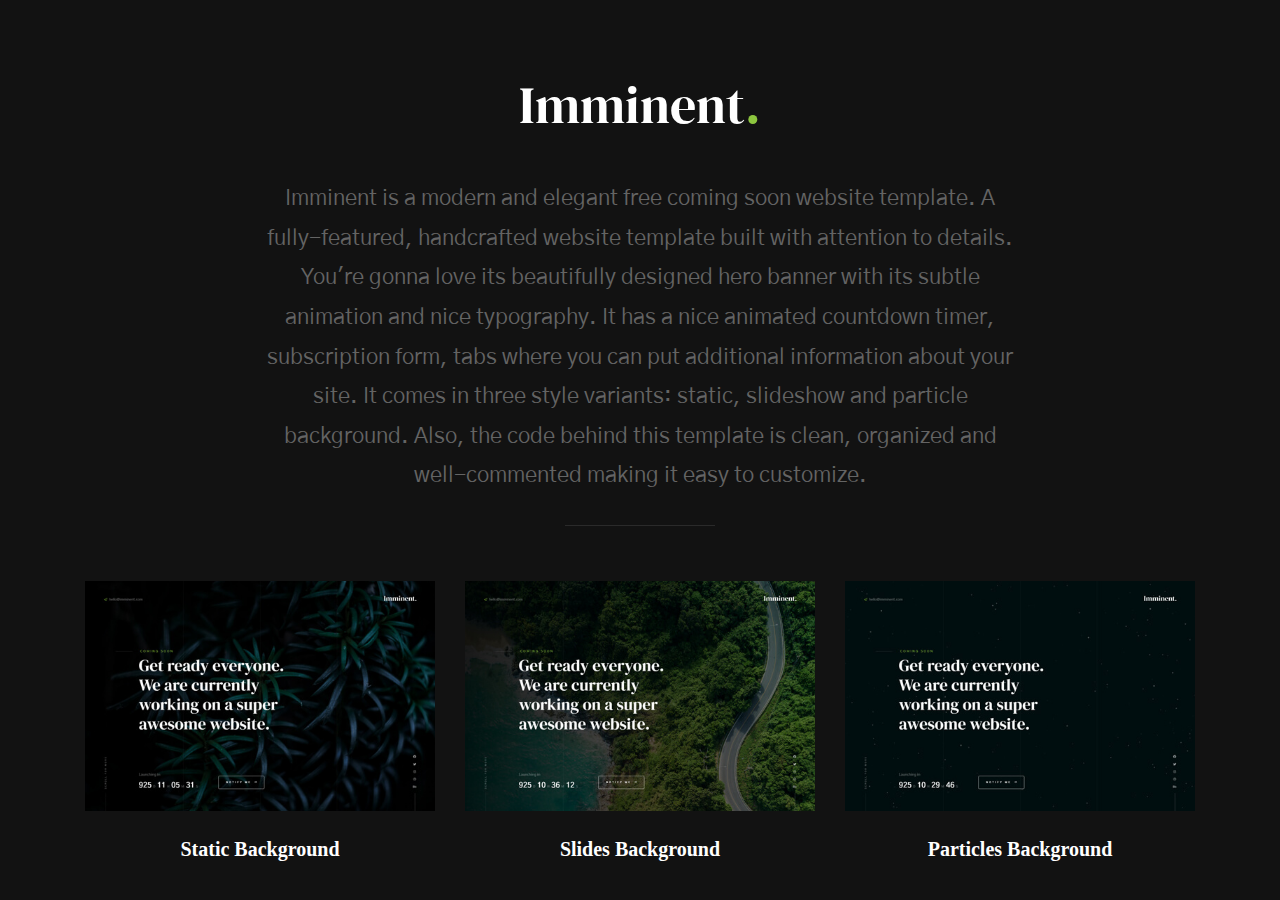
<file: html/index.html>
<!DOCTYPE html>
<html lang="en">

<head>
    <meta charset="UTF-8">
    <meta name="viewport" content="width=device-width, initial-scale=1.0">
    <title>Imminent - Demo</title>
    <link rel="stylesheet" href="https://use.fontawesome.com/releases/v5.7.2/css/all.css"
        integrity="sha384-fnmOCqbTlWIlj8LyTjo7mOUStjsKC4pOpQbqyi7RrhN7udi9RwhKkMHpvLbHG9Sr" crossorigin="anonymous" />
    <link rel="stylesheet" href="../css/index.css">
</head>

<body>
    <header>
        <div class="row">
            <div class="column">
                <h1>Imminent<span>.</span></h1>
                <p class="lead">
                    Imminent is a modern and elegant free coming soon website template. A fully-featured,
                    handcrafted
                    website template built with attention to details. You're gonna love its beautifully designed
                    hero
                    banner with its subtle animation and nice typography. It has a nice animated countdown
                    timer,
                    subscription form, tabs where you can put additional information about your site. It comes in
                    three
                    style variants: static, slideshow and particle background. Also, the code behind this template
                    is
                    clean, organized and well-commented making it easy to customize.
                </p>
                <!-- 밑에 ㅡ 이거 css로 after사용해서 만들것 -->
            </div>
        </div>
    </header>

    <main>
        <div class="bloack-tab-full">
            <div class="column-entry">
                <a href="../html/static.html">
                    <img src="../images/demo/imminent-static.jpg" alt="" style="width: 350px; height: 230px;">
                </a>
                <i class="fas fa-ellipsis-h"></i>
                <div class="entry__title">
                    <h3>Static Background</h3>
                </div>
            </div>


            <div class="column-entry">
                <a href="../html/slides.html" title="slideshow background">
                    <img src="../images/demo/imminent-slides.jpg" alt="" style="width: 350px; height: 230px;">
                </a>
                <i class="fas fa-ellipsis-h"></i>
                <div class=" entry__title">
                    <h3>Slides Background</h3>
                </div>
            </div>

            <div class="column-entry">
                <a href="../html/particles.html" title="paricles background">
                    <img src="../images/demo/imminent-particles.jpg" alt="" style="width: 350px; height: 230px;">
                </a>
                <i class="fas fa-ellipsis-h"></i>
                <div class=" entry__title">
                    <h3>Particles Background</h3>
                </div>
            </div>
        </div>
    </main>
</body>

</html>
</file>
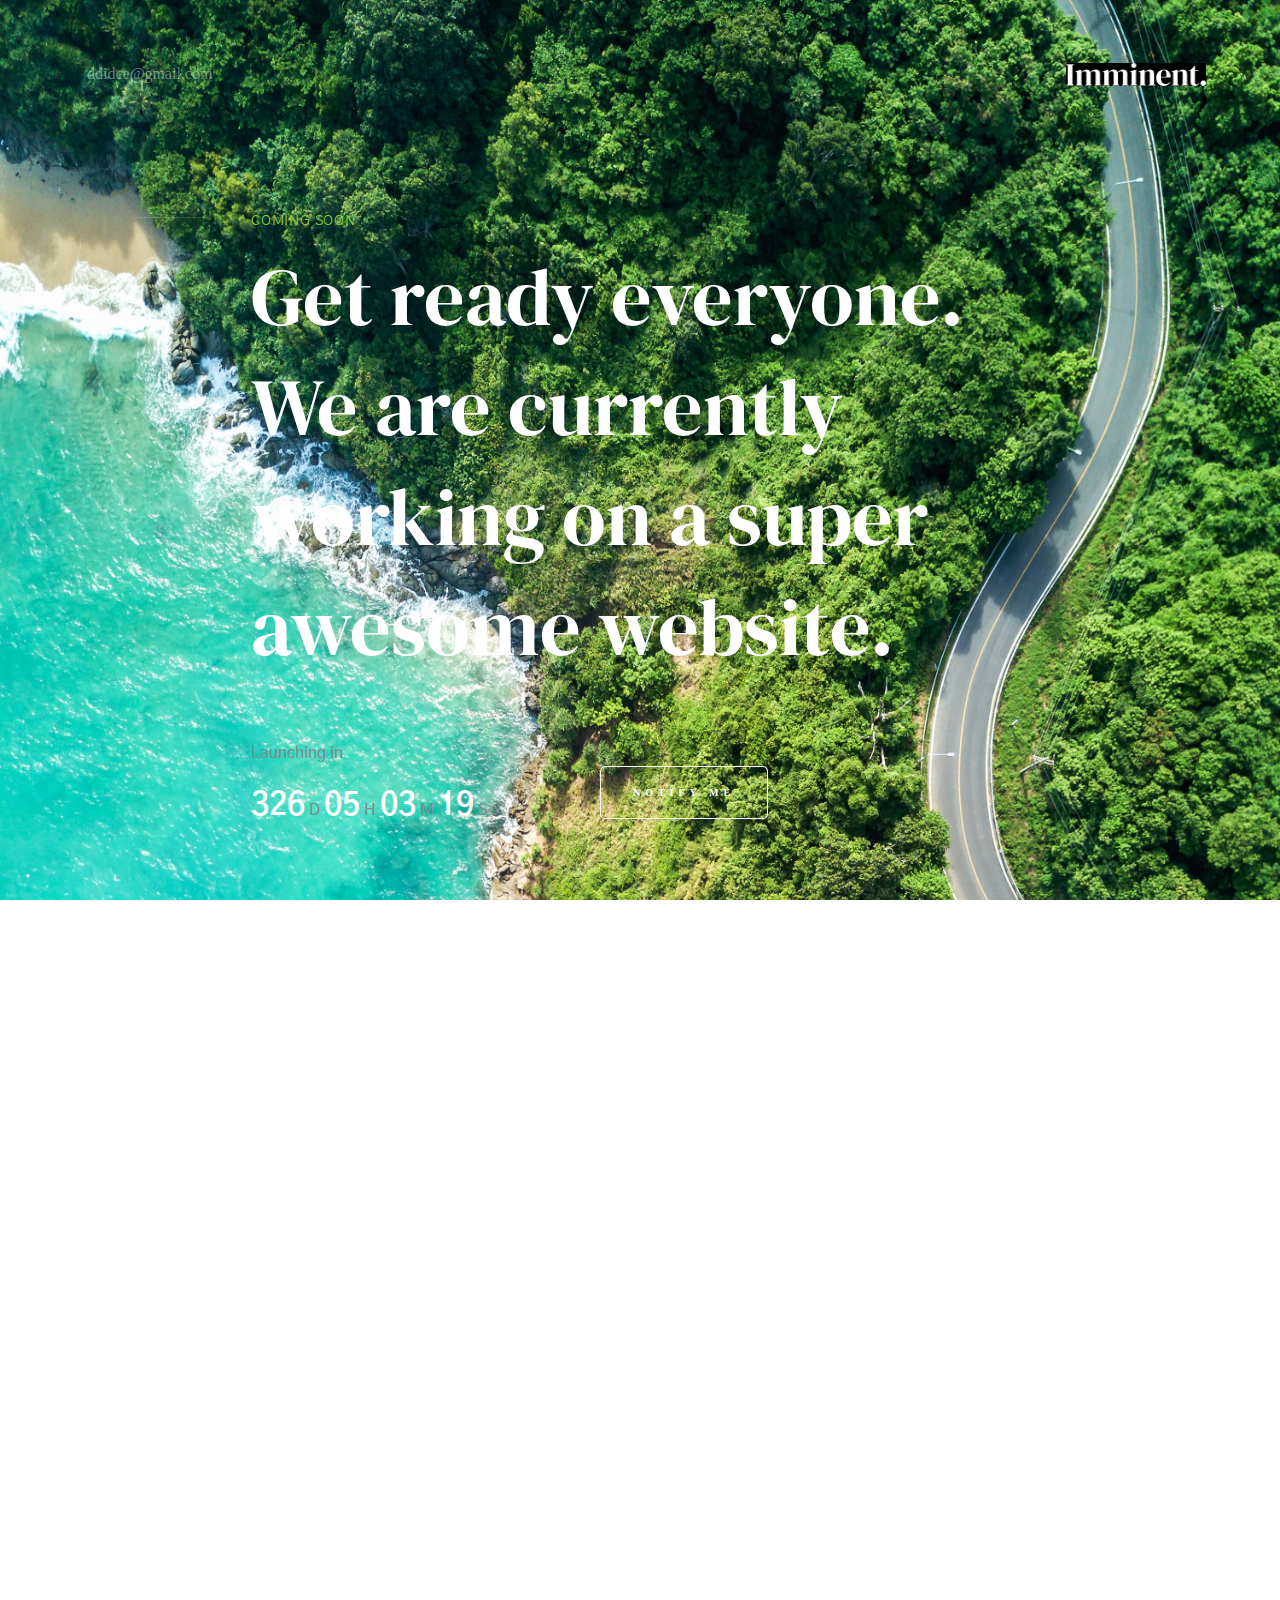
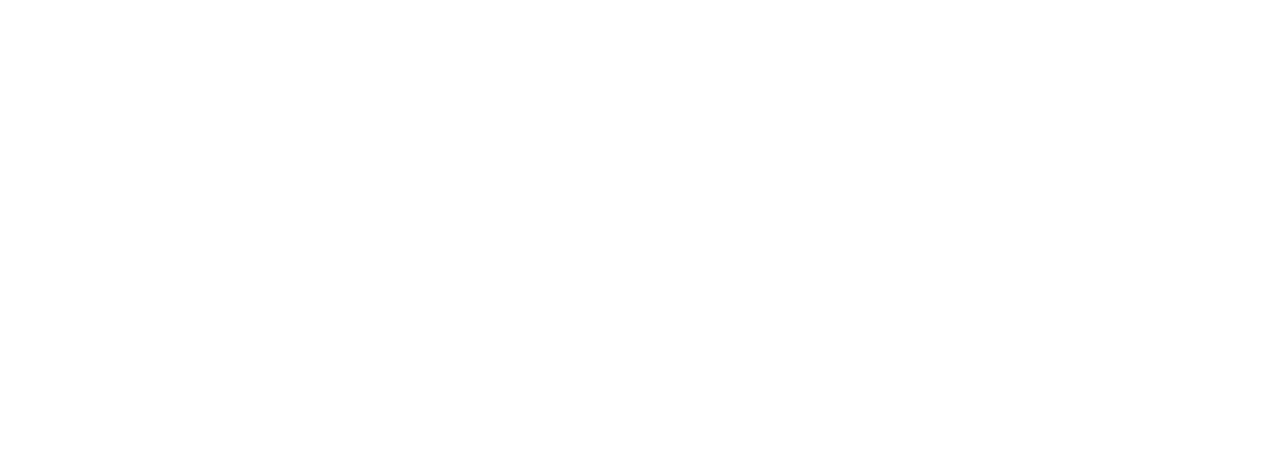
<file: html/particles.html>
<!DOCTYPE html>
<html lang="en">

<head>
    <meta charset="UTF-8">
    <meta name="viewport" content="width=device-width, initial-scale=1.0">
    <title>Imminent - Static</title>
    <link rel="stylesheet" href="https://use.fontawesome.com/releases/v5.7.2/css/all.css"
        integrity="sha384-fnmOCqbTlWIlj8LyTjo7mOUStjsKC4pOpQbqyi7RrhN7udi9RwhKkMHpvLbHG9Sr" crossorigin="anonymous" />
    <link href="https://fonts.googleapis.com/css?family=DM+Serif+Display|Gothic+A1:400,500&display=swap"
        rel="stylesheet">
    <link rel="stylesheet" href="../css/particles.css">
    <link rel="stylesheet" href="../css/tabMenu.css">
</head>


<body>
    <header class="s-header">
        <div class="header-logo">
            <a href="index.html">
                <img src="../images/logo.png" alt="" style="background-color: black">
            </a>
            <div class="header-email">
                <div>
                    <i class="far fa-paper-plane"></i>
                </div>
                <span>ddidce@gmail.com
                    <div></div>
                </span>
            </div>
        </div>
    </header>

    <main>
        <section class="intro-static">
            <div class="intro-content">
                <div class="column">
                    <div class="row intro-content__text">
                        <h3>COMING SOON</h3>
                        <h1>Get ready everyone. <br>
                            We are currently <br>
                            working on a super <br>
                            awesome website.</h1>
                    </div>

                    <div class="intro-content-bottom">
                        <div class="intro-content__counter-wrap">
                            <h4>Launching in</h4>
                            <div class="counter">
                                <div class="counter__time days">
                                    <span class="time">326</span>
                                    <span class="time_eng">D</span>
                                </div>
                                <div class="counter__time hours">
                                    <span class="time">05</span>
                                    <span class="time_eng">H</span>
                                </div>
                                <div class="counter__time minutes">
                                    <span class="time">03</span>
                                    <span class="time_eng">M</span>
                                </div>
                                <div class="counter__time seconds">
                                    <span class="time">19</span>
                                    <span class="time_eng">S</span>
                                </div>
                            </div>
                        </div>
                        <div class="intro-content__notify">
                            <a class="btn--stroke slide">
                                NOTIFY ME
                                <i class="fas fa-arrow-right"></i>
                            </a>
                        </div>
                    </div>
                </div>
            </div>
        </section>


        <section class="second_content">
            <article class="second_article" style="background-image: url(../images/bg-info.jpg);">
                <section class="s-info">
                    <div class="info-content">
                        <div class="column">
                            <div class="tab-btn">

                                <input id="tab1" type="radio" name="tabs" checked>
                                <label for="tab1">About</label>

                                <input id="tab2" type="radio" name="tabs">
                                <label for="tab2" style="margin-left: -4px;">Services</label>

                                <input id="tab3" type="radio" name="tabs">
                                <label for="tab3">Contact</label>


                                <div class="bottom_content">
                                    <section id="content1" class="tab-menu">
                                        <div class="tab-content">
                                            <div id="tab-about" class="tab-content__item">
                                                <div class="tab-content__item-header">
                                                    <div class="coulumn">
                                                        <h1>
                                                            Hello. We are Imminent.
                                                        </h1>
                                                    </div>
                                                </div>

                                                <div class="row">
                                                    <div class="column">
                                                        <p class="lead">
                                                            Quidem molestiae natus ipsa ut nihil molestiae numquam
                                                            tenetur.
                                                            Ipsum
                                                            quia
                                                            sit
                                                            vitae ipsam et temporibus est. Consequatur recusandae aut
                                                            aut.
                                                            Aut
                                                            esse
                                                            sed
                                                            sint. Sit ipsa velit possimus est. Atque doloribus dicta sit
                                                            beatae
                                                            necessitatibus.
                                                        </p>
                                                        <p>
                                                            Tempora debitis perspiciatis eum. Repudiandae et aperiam
                                                            quos
                                                            exercitationem
                                                            enim voluptatem quam sequi temporibus. Ratione quis nihil
                                                            voluptatem
                                                            placeat
                                                            nemo. Quibusdam delectus magni quas et architecto etrepellat
                                                            a
                                                            nam.
                                                            Quasi
                                                            et
                                                            voluptates libero sed vel quos in nisi. Error et quis.
                                                            Impedit
                                                            autem
                                                            porro
                                                            facilis. Aut voluptate asperiores nostrum eveniet magnam et
                                                            consequatur
                                                            ab
                                                            accusamus. Consequatur quod ut omnis eum dicta mollitia
                                                            dignissimos.
                                                        </p>

                                                        <div class="row-content">
                                                            <div class="row-detail">
                                                                <h4>More About Us.</h4>
                                                                <p>
                                                                    Sed consequatur quia delectus praesentium. Ut unde
                                                                    velit
                                                                    maiores
                                                                    aut
                                                                    sint quia molestiae accusamus. Nihil et quidem qui
                                                                    natus
                                                                    ut
                                                                    et.
                                                                    Autem
                                                                    error architecto. Pariatur ex repellendus. Occaecati
                                                                    voluptatibus
                                                                    dolorem magni molestiae dolore voluptas occaecati
                                                                    asperiores
                                                                    nemo.
                                                                    Estfugiat fuga nesciunt ducimus quaerat et placeat
                                                                    natus.
                                                                </p>
                                                            </div>

                                                            <div class="row-detail">
                                                                <h4>Need Web Hosting</h4>
                                                                <p>
                                                                    Need a great reliable web hosting? We highly
                                                                    recommend
                                                                    <span class="text">DreamHost</span>.
                                                                    Powerful web and Wordpress hosting. Guaranteed.
                                                                    Starting
                                                                    at
                                                                    $2.95
                                                                    per
                                                                    month.
                                                                </p>

                                                                <a class="btn__click">
                                                                    <p class="btn-content">GET STARTED NOW</p>
                                                                </a>

                                                            </div>
                                                        </div>
                                                    </div>
                                                </div>
                                            </div>
                                        </div>
                                        <footer>
                                            <div class="s-copyright">
                                                <span>© Copyright Imminent 2019</span>
                                                <span>Design by
                                                    <a href="https://www.styleshout.com/">StyleShout</a>
                                                </span>
                                            </div>
                                        </footer>
                                    </section>

                                    <!-- tab-service -->
                                    <section id="content2" class="tab-menu">
                                        <div id="tab-service" class="tab-content__item">
                                            <div class="tab-content__item-header">
                                                <div class="coulumn">
                                                    <h1>
                                                        What we do.
                                                    </h1>
                                                </div>
                                            </div>

                                            <div class="row">
                                                <div class="column">
                                                    <p class="lead">
                                                        Iusto et nesciunt eum enim. Eius aut reprehenderit reprehenderit
                                                        quia at
                                                        architecto. Nemo autem officiis occaecati sit ratione aspernatur
                                                        quo
                                                        qui.
                                                        Blanditiis autem doloribus similique doloremque sequi.
                                                    </p>
                                                </div>
                                            </div>

                                            <div class="serivces-list">
                                                <div class="services-list__item">
                                                    <div class="service-list__item-content">
                                                        <h4 class="item-title">
                                                            Brand Identity
                                                        </h4>
                                                        <p>
                                                            Sit ut cum molestiae. Dolore ducimus qui quasi. Fugiat
                                                            consequatur
                                                            sit
                                                            vel
                                                            illum vel et a delectus. Vel sequi vitae voluptatem
                                                            perspiciatis
                                                            eligendi.
                                                            Voluptatibus optio natus asperiores est commodi amet quia
                                                            architecto.
                                                            Dolores necessitatibus et.
                                                        </p>
                                                    </div>
                                                </div>
                                            </div>

                                            <div class="serivces-list">
                                                <div class="services-list__item">
                                                    <div class="service-list__item-content">
                                                        <h4 class="item-title">
                                                            Illustration
                                                        </h4>
                                                        <p>
                                                            Sit ut cum molestiae. Dolore ducimus qui quasi. Fugiat
                                                            consequatur
                                                            sit
                                                            vel
                                                            illum vel et a delectus. Vel sequi vitae voluptatem
                                                            perspiciatis
                                                            eligendi.
                                                            Voluptatibus optio natus asperiores est commodi amet quia
                                                            architecto.
                                                            Dolores necessitatibus et.
                                                        </p>
                                                    </div>
                                                </div>
                                            </div>

                                            <div class="serivces-list">
                                                <div class="services-list__item">
                                                    <div class="service-list__item-content">
                                                        <h4 class="item-title">
                                                            Web Design
                                                        </h4>
                                                        <p>
                                                            Sit ut cum molestiae. Dolore ducimus qui quasi. Fugiat
                                                            consequatur sit vel
                                                            illum vel et a delectus. Vel sequi vitae voluptatem
                                                            perspiciatis
                                                            eligendi.
                                                            Voluptatibus optio natus asperiores est commodi amet quia
                                                            architecto.
                                                            Dolores necessitatibus et.
                                                        </p>
                                                    </div>
                                                </div>
                                            </div>

                                            <div class="serivces-list">
                                                <div class="services-list__item">
                                                    <div class="service-list__item-content">
                                                        <h4 class="item-title">
                                                            Product Strategy
                                                        </h4>
                                                        <p>
                                                            Sit ut cum molestiae. Dolore ducimus qui quasi. Fugiat
                                                            consequatur
                                                            sit
                                                            vel
                                                            illum vel et a delectus. Vel sequi vitae voluptatem
                                                            perspiciatis
                                                            eligendi.
                                                            Voluptatibus optio natus asperiores est commodi amet quia
                                                            architecto.
                                                            Dolores necessitatibus et.
                                                        </p>
                                                    </div>
                                                </div>
                                            </div>

                                            <div class="serivces-list">
                                                <div class="services-list__item">
                                                    <div class="service-list__item-content">
                                                        <h4 class="item-title">
                                                            UI/UX Design
                                                        </h4>
                                                        <p>
                                                            Sit ut cum molestiae. Dolore ducimus qui quasi. Fugiat
                                                            consequatur
                                                            sit
                                                            vel
                                                            illum vel et a delectus. Vel sequi vitae voluptatem
                                                            perspiciatis
                                                            eligendi.
                                                            Voluptatibus optio natus asperiores est commodi amet quia
                                                            architecto.
                                                            Dolores necessitatibus et.
                                                        </p>
                                                    </div>
                                                </div>
                                            </div>

                                            <div class="serivces-list">
                                                <div class="services-list__item">
                                                    <div class="service-list__item-content">
                                                        <h4 class="item-title">
                                                            Mobile Design
                                                        </h4>
                                                        <p>
                                                            Sit ut cum molestiae. Dolore ducimus qui quasi. Fugiat
                                                            consequatur
                                                            sit
                                                            vel
                                                            illum vel et a delectus. Vel sequi vitae voluptatem
                                                            perspiciatis
                                                            eligendi.
                                                            Voluptatibus optio natus asperiores est commodi amet quia
                                                            architecto.
                                                            Dolores necessitatibus et.
                                                        </p>
                                                    </div>
                                                </div>
                                            </div>
                                        </div>
                                        <footer>
                                            <div class="s-copyright">
                                                <span>© Copyright Imminent 2019</span>
                                                <span>Design by
                                                    <a href="https://www.styleshout.com/">StyleShout</a>
                                                </span>
                                            </div>
                                        </footer>
                                    </section>

                                    <!-- tab-contact -->
                                    <section id="content3" class="tab-menu">
                                        <div id="tab-contact" class="tab-content__item">
                                            <div class="tab-content__item-header">
                                                <div class="coulumn">
                                                    <h1>
                                                        Get In Touch With Us.
                                                    </h1>
                                                </div>
                                            </div>

                                            <div class="row">
                                                <div class="column">
                                                    <p class="lead">
                                                        Iusto et nesciunt eum enim. Eius aut reprehenderit reprehenderit
                                                        quia at
                                                        architecto. Nemo autem officiis occaecati sit ratione aspernatur
                                                        quo
                                                        qui.
                                                        Blanditiis autem doloribus similique doloremque sequi.
                                                    </p>
                                                    <div class="row">
                                                        <div class="latge-six">
                                                            <h4>
                                                                Where to Find Us
                                                            </h4>
                                                            <p>
                                                                1600 Amphitheatre Parkway <br>
                                                                Mountain View, CA <br>
                                                                94043 US<br>
                                                            </p>
                                                        </div>
                                                        <div class="latge-six">
                                                            <h4>Follow Us</h4>
                                                            <ul class="link-list">
                                                                <li>
                                                                    <a href="#0">Facebook</a>
                                                                </li>
                                                                <li>
                                                                    <a href="#0">Twitter</a>
                                                                </li>
                                                                <li>
                                                                    <a href="#0">Instagram</a>
                                                                </li>
                                                            </ul>
                                                        </div>
                                                    </div>
                                                    <p class="tab-content__item-bottom">
                                                        <a href="">ddidce@gmail.com</a>
                                                    </p>
                                                    <span class="contact-number">
                                                        <a>+010 1234 5678</a>
                                                        <a>+010 9876 4321</a>
                                                    </span>
                                                </div>
                                            </div>
                                            <footer>
                                                <div class="s-copyright">
                                                    <span>© Copyright Imminent 2019</span>
                                                    <span>Design by
                                                        <a href="https://www.styleshout.com/">StyleShout</a>
                                                    </span>
                                                </div>
                                            </footer>
                                    </section>
                                </div>
                            </div>
                        </div>

                    </div>
                </section>
            </article>
        </section>
    </main>
</body>

</html>
</file>
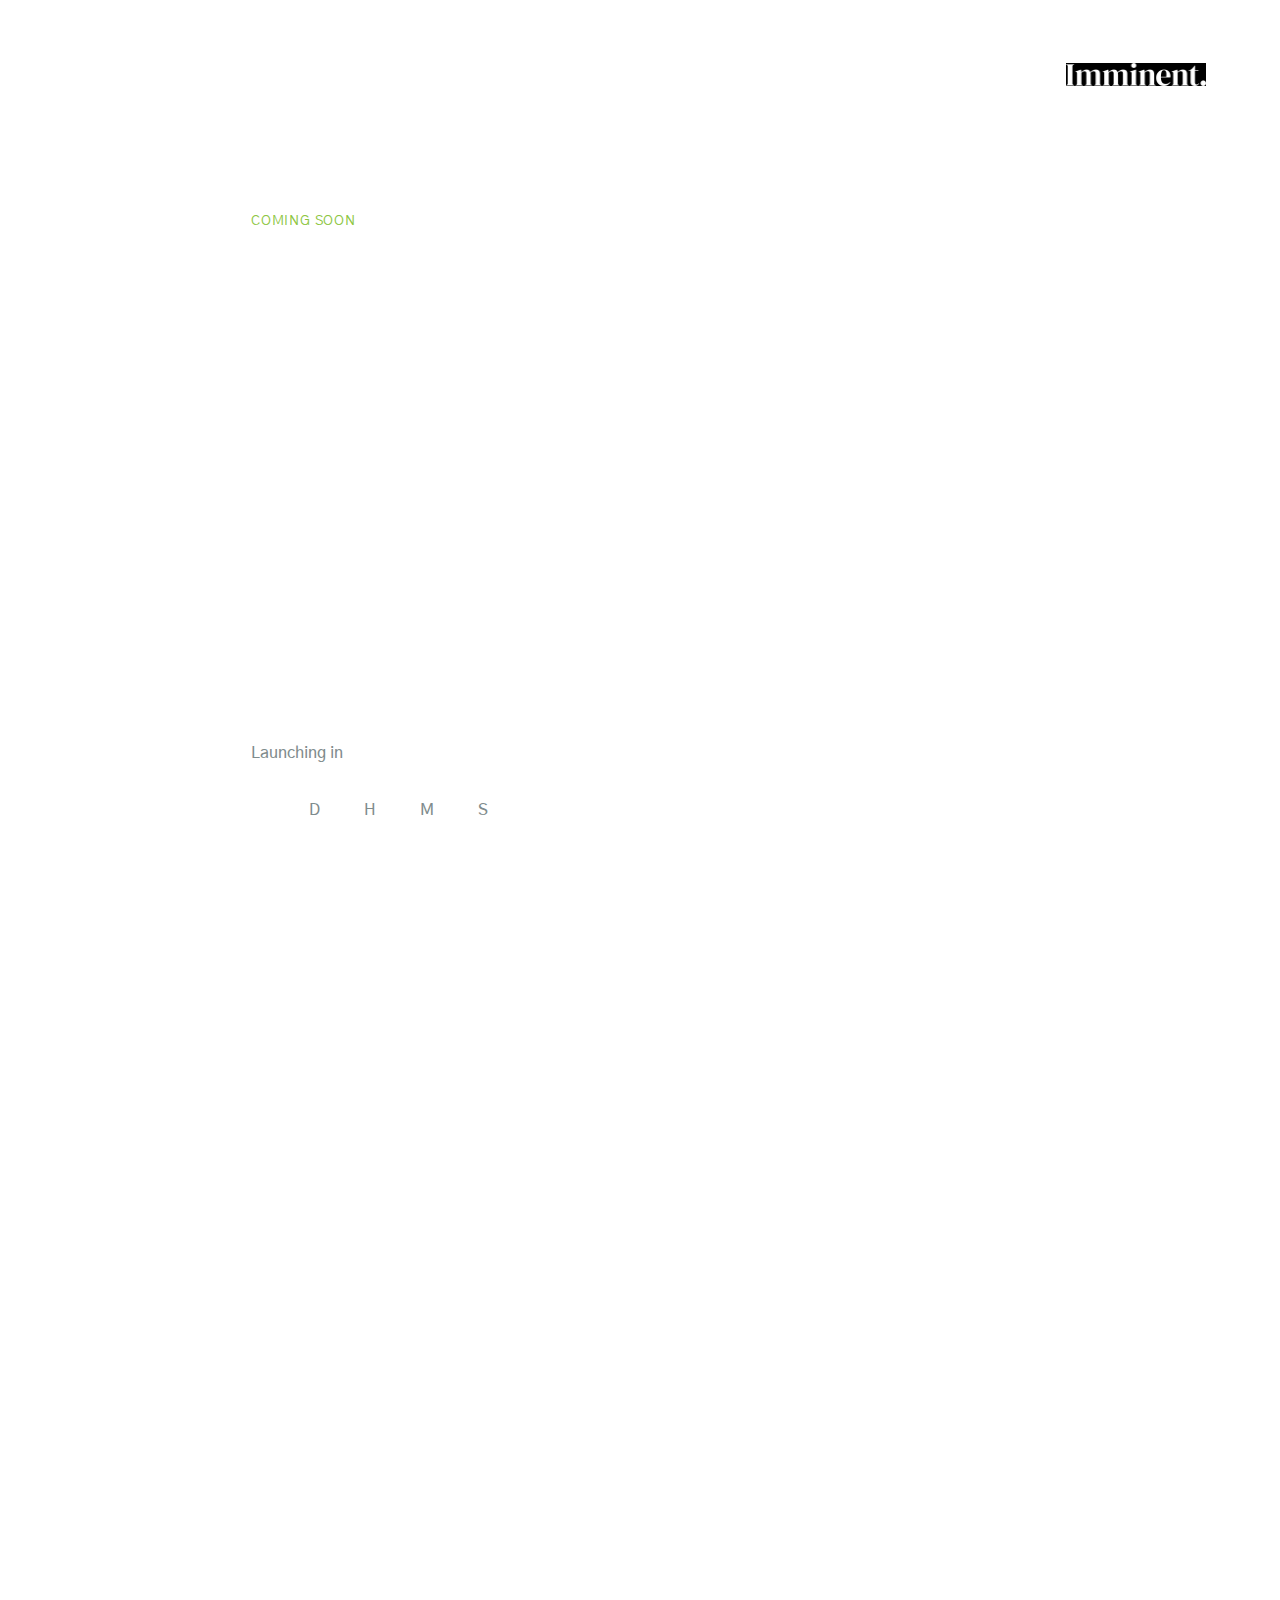
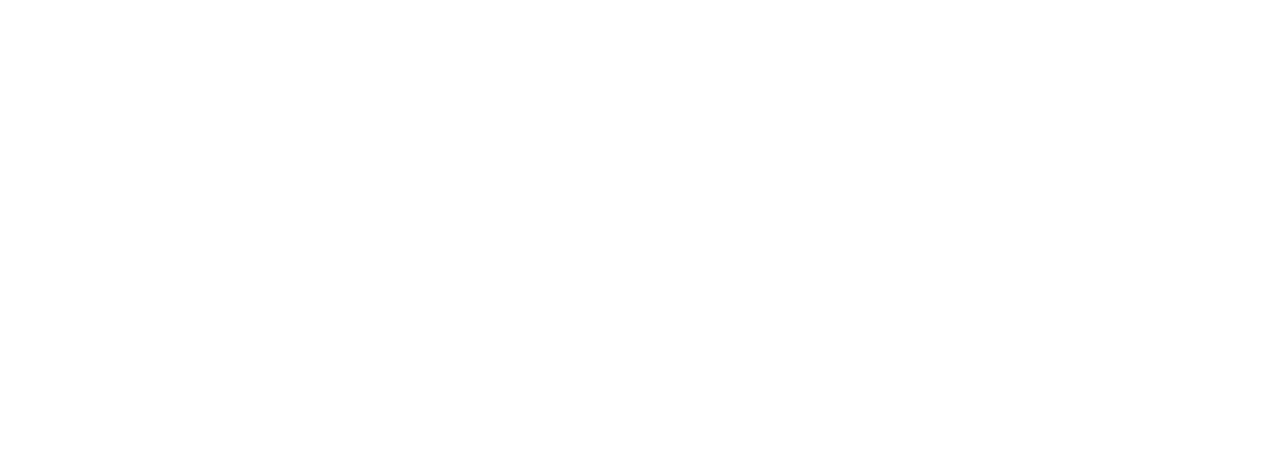
<file: html/slides.html>
<!DOCTYPE html>
<html lang="en">

<head>
    <meta charset="UTF-8">
    <meta name="viewport" content="width=device-width, initial-scale=1.0">
    <title>Imminent - Static</title>
    <link rel="stylesheet" href="https://use.fontawesome.com/releases/v5.7.2/css/all.css"
        integrity="sha384-fnmOCqbTlWIlj8LyTjo7mOUStjsKC4pOpQbqyi7RrhN7udi9RwhKkMHpvLbHG9Sr" crossorigin="anonymous" />
    <link href="https://fonts.googleapis.com/css?family=DM+Serif+Display|Gothic+A1:400,500&display=swap"
        rel="stylesheet">
    <link rel="stylesheet" href="../css/slides.css">
    <link rel="stylesheet" href="../css/tabMenu.css">
</head>


<body>
    <header class="s-header">
        <div class="header-logo">
            <a href="index.html">
                <img src="../images/logo.png" alt="" style="background-color: black">
            </a>
            <div class="header-email">
                <div>
                    <i class="far fa-paper-plane"></i>
                </div>
                <span>ddidce@gmail.com
                    <div></div>
                </span>
            </div>
        </div>
    </header>

    <main>
        <section class="intro-static">
            <div class="intro-content">
                <div class="column">
                    <div class="row intro-content__text">
                        <h3>COMING SOON</h3>
                        <h1>Get ready everyone. <br>
                            We are currently <br>
                            working on a super <br>
                            awesome website.</h1>
                    </div>

                    <div class="intro-content-bottom">
                        <div class="intro-content__counter-wrap">
                            <h4>Launching in</h4>
                            <div class="counter">
                                <div class="counter__time days">
                                    <span class="time">326</span>
                                    <span class="time_eng">D</span>
                                </div>
                                <div class="counter__time hours">
                                    <span class="time">05</span>
                                    <span class="time_eng">H</span>
                                </div>
                                <div class="counter__time minutes">
                                    <span class="time">03</span>
                                    <span class="time_eng">M</span>
                                </div>
                                <div class="counter__time seconds">
                                    <span class="time">19</span>
                                    <span class="time_eng">S</span>
                                </div>
                            </div>
                        </div>
                        <div class="intro-content__notify">
                            <a class="btn--stroke slide">
                                NOTIFY ME
                                <i class="fas fa-arrow-right"></i>
                            </a>
                        </div>
                    </div>
                </div>
            </div>
        </section>


        <section class="second_content">
            <article class="second_article">
                <section class="s-info">
                    <div class="info-content">
                        <div class="column">
                            <div class="tab-btn">

                                <input id="tab1" type="radio" name="tabs" checked>
                                <label for="tab1">About</label>

                                <input id="tab2" type="radio" name="tabs">
                                <label for="tab2" style="margin-left: -4px;">Services</label>

                                <input id="tab3" type="radio" name="tabs">
                                <label for="tab3">Contact</label>


                                <div class="bottom_content">
                                    <section id="content1" class="tab-menu">
                                        <div class="tab-content">
                                            <div id="tab-about" class="tab-content__item">
                                                <div class="tab-content__item-header">
                                                    <div class="coulumn">
                                                        <h1>
                                                            Hello. We are Imminent.
                                                        </h1>
                                                    </div>
                                                </div>

                                                <div class="row">
                                                    <div class="column">
                                                        <p class="lead">
                                                            Quidem molestiae natus ipsa ut nihil molestiae numquam
                                                            tenetur.
                                                            Ipsum
                                                            quia
                                                            sit
                                                            vitae ipsam et temporibus est. Consequatur recusandae aut
                                                            aut.
                                                            Aut
                                                            esse
                                                            sed
                                                            sint. Sit ipsa velit possimus est. Atque doloribus dicta sit
                                                            beatae
                                                            necessitatibus.
                                                        </p>
                                                        <p>
                                                            Tempora debitis perspiciatis eum. Repudiandae et aperiam
                                                            quos
                                                            exercitationem
                                                            enim voluptatem quam sequi temporibus. Ratione quis nihil
                                                            voluptatem
                                                            placeat
                                                            nemo. Quibusdam delectus magni quas et architecto etrepellat
                                                            a
                                                            nam.
                                                            Quasi
                                                            et
                                                            voluptates libero sed vel quos in nisi. Error et quis.
                                                            Impedit
                                                            autem
                                                            porro
                                                            facilis. Aut voluptate asperiores nostrum eveniet magnam et
                                                            consequatur
                                                            ab
                                                            accusamus. Consequatur quod ut omnis eum dicta mollitia
                                                            dignissimos.
                                                        </p>

                                                        <div class="row-content">
                                                            <div class="row-detail">
                                                                <h4>More About Us.</h4>
                                                                <p>
                                                                    Sed consequatur quia delectus praesentium. Ut unde
                                                                    velit
                                                                    maiores
                                                                    aut
                                                                    sint quia molestiae accusamus. Nihil et quidem qui
                                                                    natus
                                                                    ut
                                                                    et.
                                                                    Autem
                                                                    error architecto. Pariatur ex repellendus. Occaecati
                                                                    voluptatibus
                                                                    dolorem magni molestiae dolore voluptas occaecati
                                                                    asperiores
                                                                    nemo.
                                                                    Estfugiat fuga nesciunt ducimus quaerat et placeat
                                                                    natus.
                                                                </p>
                                                            </div>

                                                            <div class="row-detail">
                                                                <h4>Need Web Hosting</h4>
                                                                <p>
                                                                    Need a great reliable web hosting? We highly
                                                                    recommend
                                                                    <span class="text">DreamHost</span>.
                                                                    Powerful web and Wordpress hosting. Guaranteed.
                                                                    Starting
                                                                    at
                                                                    $2.95
                                                                    per
                                                                    month.
                                                                </p>

                                                                <a class="btn__click">
                                                                    <p class="btn-content">GET STARTED NOW</p>
                                                                </a>

                                                            </div>
                                                        </div>
                                                    </div>
                                                </div>
                                            </div>
                                        </div>
                                        <footer>
                                            <div class="s-copyright">
                                                <span>© Copyright Imminent 2019</span>
                                                <span>Design by
                                                    <a href="https://www.styleshout.com/">StyleShout</a>
                                                </span>
                                            </div>
                                        </footer>
                                    </section>

                                    <!-- tab-service -->
                                    <section id="content2" class="tab-menu">
                                        <div id="tab-service" class="tab-content__item">
                                            <div class="tab-content__item-header">
                                                <div class="coulumn">
                                                    <h1>
                                                        What we do.
                                                    </h1>
                                                </div>
                                            </div>

                                            <div class="row">
                                                <div class="column">
                                                    <p class="lead">
                                                        Iusto et nesciunt eum enim. Eius aut reprehenderit reprehenderit
                                                        quia at
                                                        architecto. Nemo autem officiis occaecati sit ratione aspernatur
                                                        quo
                                                        qui.
                                                        Blanditiis autem doloribus similique doloremque sequi.
                                                    </p>
                                                </div>
                                            </div>

                                            <div class="serivces-list">
                                                <div class="services-list__item">
                                                    <div class="service-list__item-content">
                                                        <h4 class="item-title">
                                                            Brand Identity
                                                        </h4>
                                                        <p>
                                                            Sit ut cum molestiae. Dolore ducimus qui quasi. Fugiat
                                                            consequatur
                                                            sit
                                                            vel
                                                            illum vel et a delectus. Vel sequi vitae voluptatem
                                                            perspiciatis
                                                            eligendi.
                                                            Voluptatibus optio natus asperiores est commodi amet quia
                                                            architecto.
                                                            Dolores necessitatibus et.
                                                        </p>
                                                    </div>
                                                </div>
                                            </div>

                                            <div class="serivces-list">
                                                <div class="services-list__item">
                                                    <div class="service-list__item-content">
                                                        <h4 class="item-title">
                                                            Illustration
                                                        </h4>
                                                        <p>
                                                            Sit ut cum molestiae. Dolore ducimus qui quasi. Fugiat
                                                            consequatur
                                                            sit
                                                            vel
                                                            illum vel et a delectus. Vel sequi vitae voluptatem
                                                            perspiciatis
                                                            eligendi.
                                                            Voluptatibus optio natus asperiores est commodi amet quia
                                                            architecto.
                                                            Dolores necessitatibus et.
                                                        </p>
                                                    </div>
                                                </div>
                                            </div>

                                            <div class="serivces-list">
                                                <div class="services-list__item">
                                                    <div class="service-list__item-content">
                                                        <h4 class="item-title">
                                                            Web Design
                                                        </h4>
                                                        <p>
                                                            Sit ut cum molestiae. Dolore ducimus qui quasi. Fugiat
                                                            consequatur sit vel
                                                            illum vel et a delectus. Vel sequi vitae voluptatem
                                                            perspiciatis
                                                            eligendi.
                                                            Voluptatibus optio natus asperiores est commodi amet quia
                                                            architecto.
                                                            Dolores necessitatibus et.
                                                        </p>
                                                    </div>
                                                </div>
                                            </div>

                                            <div class="serivces-list">
                                                <div class="services-list__item">
                                                    <div class="service-list__item-content">
                                                        <h4 class="item-title">
                                                            Product Strategy
                                                        </h4>
                                                        <p>
                                                            Sit ut cum molestiae. Dolore ducimus qui quasi. Fugiat
                                                            consequatur
                                                            sit
                                                            vel
                                                            illum vel et a delectus. Vel sequi vitae voluptatem
                                                            perspiciatis
                                                            eligendi.
                                                            Voluptatibus optio natus asperiores est commodi amet quia
                                                            architecto.
                                                            Dolores necessitatibus et.
                                                        </p>
                                                    </div>
                                                </div>
                                            </div>

                                            <div class="serivces-list">
                                                <div class="services-list__item">
                                                    <div class="service-list__item-content">
                                                        <h4 class="item-title">
                                                            UI/UX Design
                                                        </h4>
                                                        <p>
                                                            Sit ut cum molestiae. Dolore ducimus qui quasi. Fugiat
                                                            consequatur
                                                            sit
                                                            vel
                                                            illum vel et a delectus. Vel sequi vitae voluptatem
                                                            perspiciatis
                                                            eligendi.
                                                            Voluptatibus optio natus asperiores est commodi amet quia
                                                            architecto.
                                                            Dolores necessitatibus et.
                                                        </p>
                                                    </div>
                                                </div>
                                            </div>

                                            <div class="serivces-list">
                                                <div class="services-list__item">
                                                    <div class="service-list__item-content">
                                                        <h4 class="item-title">
                                                            Mobile Design
                                                        </h4>
                                                        <p>
                                                            Sit ut cum molestiae. Dolore ducimus qui quasi. Fugiat
                                                            consequatur
                                                            sit
                                                            vel
                                                            illum vel et a delectus. Vel sequi vitae voluptatem
                                                            perspiciatis
                                                            eligendi.
                                                            Voluptatibus optio natus asperiores est commodi amet quia
                                                            architecto.
                                                            Dolores necessitatibus et.
                                                        </p>
                                                    </div>
                                                </div>
                                            </div>
                                        </div>
                                        <footer>
                                            <div class="s-copyright">
                                                <span>© Copyright Imminent 2019</span>
                                                <span>Design by
                                                    <a href="https://www.styleshout.com/">StyleShout</a>
                                                </span>
                                            </div>
                                        </footer>
                                    </section>

                                    <!-- tab-contact -->
                                    <section id="content3" class="tab-menu">
                                        <div id="tab-contact" class="tab-content__item">
                                            <div class="tab-content__item-header">
                                                <div class="coulumn">
                                                    <h1>
                                                        Get In Touch With Us.
                                                    </h1>
                                                </div>
                                            </div>

                                            <div class="row">
                                                <div class="column">
                                                    <p class="lead">
                                                        Iusto et nesciunt eum enim. Eius aut reprehenderit reprehenderit
                                                        quia at
                                                        architecto. Nemo autem officiis occaecati sit ratione aspernatur
                                                        quo
                                                        qui.
                                                        Blanditiis autem doloribus similique doloremque sequi.
                                                    </p>
                                                    <div class="row">
                                                        <div class="latge-six">
                                                            <h4>
                                                                Where to Find Us
                                                            </h4>
                                                            <p>
                                                                1600 Amphitheatre Parkway <br>
                                                                Mountain View, CA <br>
                                                                94043 US<br>
                                                            </p>
                                                        </div>
                                                        <div class="latge-six">
                                                            <h4>Follow Us</h4>
                                                            <ul class="link-list">
                                                                <li>
                                                                    <a href="#0">Facebook</a>
                                                                </li>
                                                                <li>
                                                                    <a href="#0">Twitter</a>
                                                                </li>
                                                                <li>
                                                                    <a href="#0">Instagram</a>
                                                                </li>
                                                            </ul>
                                                        </div>
                                                    </div>
                                                    <p class="tab-content__item-bottom">
                                                        <a href="">ddidce@gmail.com</a>
                                                    </p>
                                                    <span class="contact-number">
                                                        <a>+010 1234 5678</a>
                                                        <a>+010 9876 4321</a>
                                                    </span>
                                                </div>
                                            </div>
                                            <footer>
                                                <div class="s-copyright">
                                                    <span>© Copyright Imminent 2019</span>
                                                    <span>Design by
                                                        <a href="https://www.styleshout.com/">StyleShout</a>
                                                    </span>
                                                </div>
                                            </footer>
                                    </section>
                                </div>
                            </div>
                        </div>

                    </div>
                </section>
            </article>
        </section>
    </main>
</body>

</html>
</file>
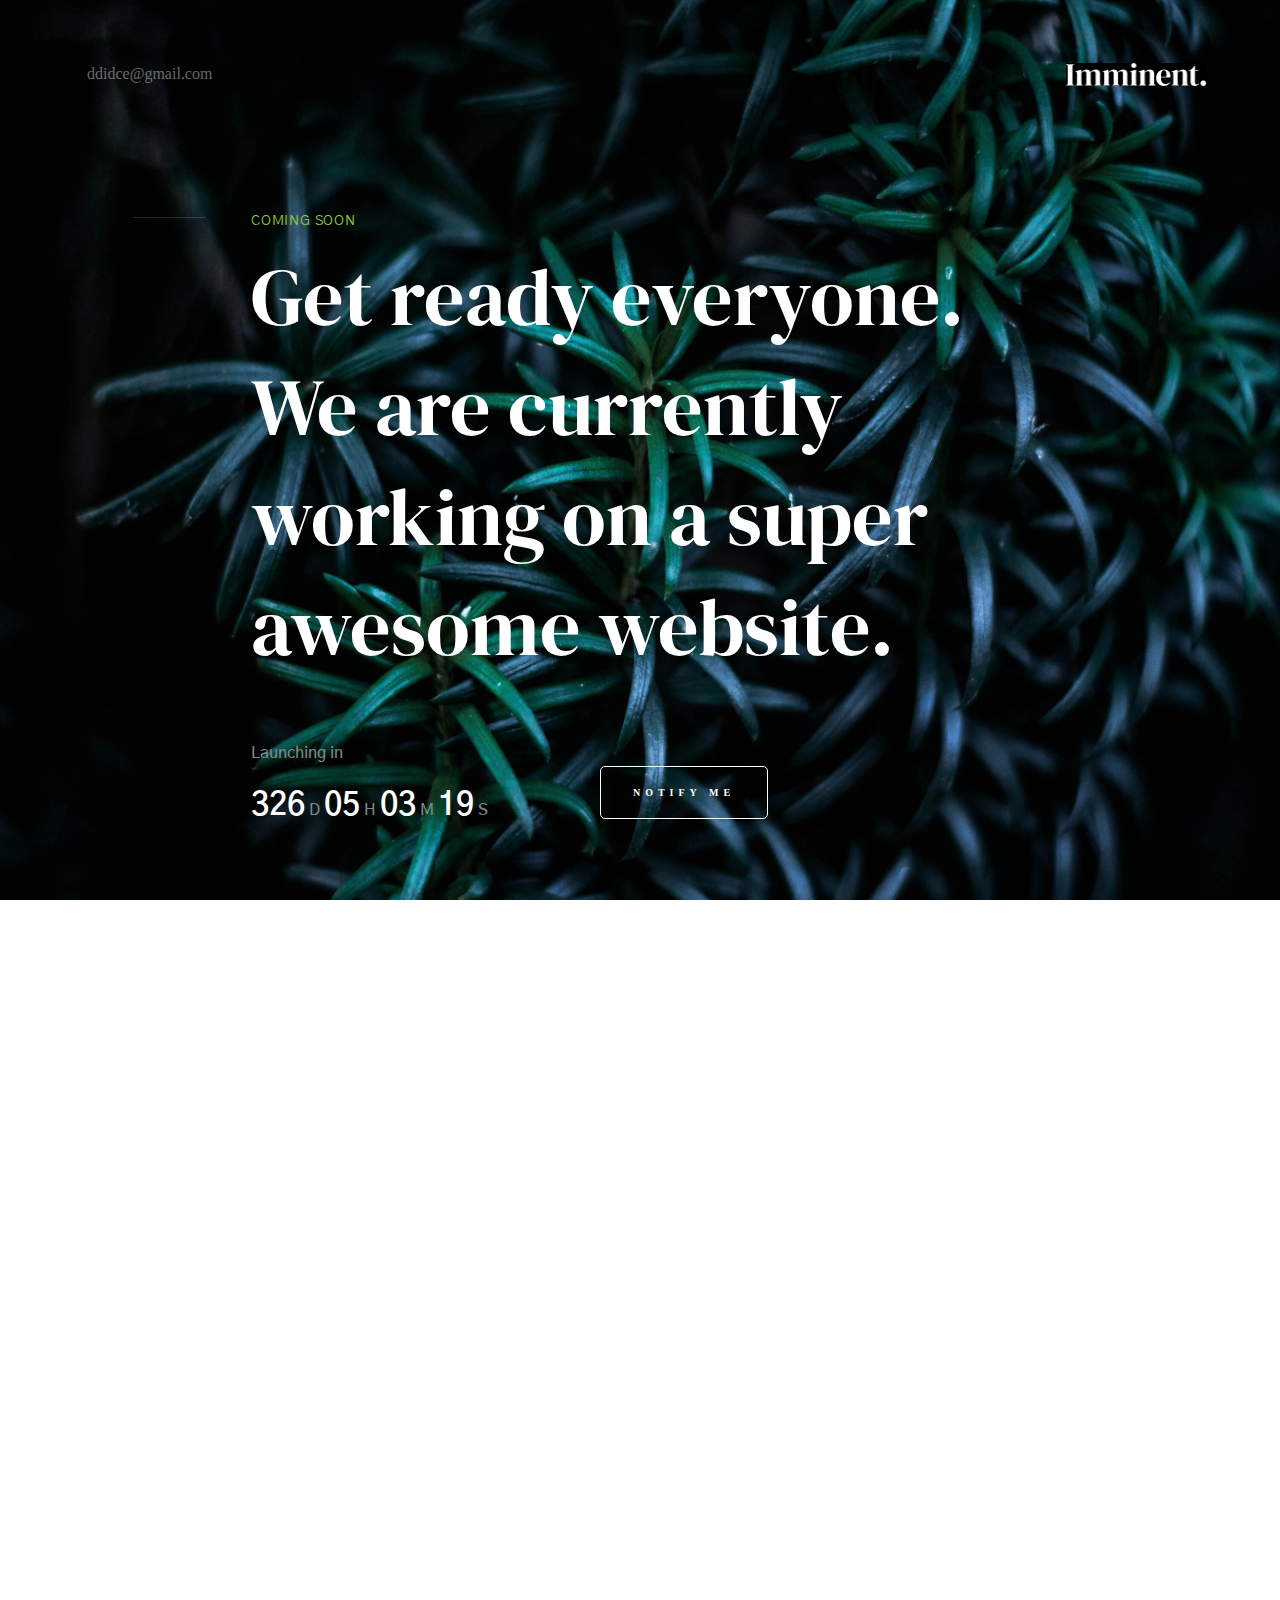
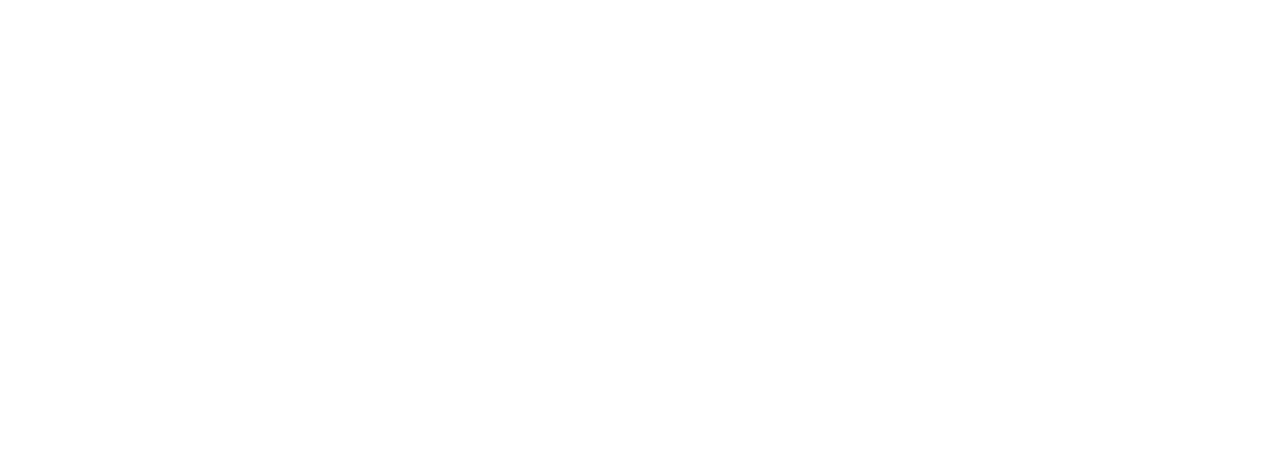
<file: html/static.html>
<!DOCTYPE html>
<html lang="en">

<head>
    <meta charset="UTF-8">
    <meta name="viewport" content="width=device-width, initial-scale=1.0">
    <title>Imminent - Static</title>
    <link rel="stylesheet" href="https://use.fontawesome.com/releases/v5.7.2/css/all.css"
        integrity="sha384-fnmOCqbTlWIlj8LyTjo7mOUStjsKC4pOpQbqyi7RrhN7udi9RwhKkMHpvLbHG9Sr" crossorigin="anonymous" />
    <link href="https://fonts.googleapis.com/css?family=DM+Serif+Display|Gothic+A1:400,500&display=swap"
        rel="stylesheet">
    <link rel="stylesheet" href="../css/static.css">
    <link rel="stylesheet" href="../css/tabMenu.css">
</head>


<body>
    <header class="s-header">
        <div class="header-logo">
            <a href="index.html">
                <img src="../images/logo.png" alt="" style="background-color: black">
            </a>
            <div class="header-email">
                <div>
                    <i class="far fa-paper-plane"></i>
                </div>
                <span>ddidce@gmail.com
                    <div></div>
                </span>
            </div>
        </div>
    </header>

    <main>
        <section class="intro-static">
            <div class="intro-content">
                <div class="column">
                    <div class="row intro-content__text">
                        <h3>COMING SOON</h3>
                        <h1>Get ready everyone. <br>
                            We are currently <br>
                            working on a super <br>
                            awesome website.</h1>
                    </div>

                    <div class="intro-content-bottom">
                        <div class="intro-content__counter-wrap">
                            <h4>Launching in</h4>
                            <div class="counter">
                                <div class="counter__time days">
                                    <span class="time">326</span>
                                    <span class="time_eng">D</span>
                                </div>
                                <div class="counter__time hours">
                                    <span class="time">05</span>
                                    <span class="time_eng">H</span>
                                </div>
                                <div class="counter__time minutes">
                                    <span class="time">03</span>
                                    <span class="time_eng">M</span>
                                </div>
                                <div class="counter__time seconds">
                                    <span class="time">19</span>
                                    <span class="time_eng">S</span>
                                </div>
                            </div>
                        </div>
                        <div class="intro-content__notify">
                            <a class="btn--stroke slide">
                                NOTIFY ME
                                <i class="fas fa-arrow-right"></i>
                            </a>
                        </div>
                    </div>
                </div>
            </div>
        </section>


        <section class="second_content">
            <article class="second_article">
                <section class="s-info">
                    <div class="info-content">
                        <div class="column">
                            <div class="tab-btn">

                                <input id="tab1" type="radio" name="tabs" checked>
                                <label for="tab1">About</label>

                                <input id="tab2" type="radio" name="tabs">
                                <label for="tab2" style="margin-left: -4px;">Services</label>

                                <input id="tab3" type="radio" name="tabs">
                                <label for="tab3">Contact</label>


                                <div class="bottom_content">
                                    <section id="content1" class="tab-menu">
                                        <div class="tab-content">
                                            <div id="tab-about" class="tab-content__item">
                                                <div class="tab-content__item-header">
                                                    <div class="coulumn">
                                                        <h1>
                                                            Hello. We are Imminent.
                                                        </h1>
                                                    </div>
                                                </div>

                                                <div class="row">
                                                    <div class="column">
                                                        <p class="lead">
                                                            Quidem molestiae natus ipsa ut nihil molestiae numquam
                                                            tenetur.
                                                            Ipsum
                                                            quia
                                                            sit
                                                            vitae ipsam et temporibus est. Consequatur recusandae aut
                                                            aut.
                                                            Aut
                                                            esse
                                                            sed
                                                            sint. Sit ipsa velit possimus est. Atque doloribus dicta sit
                                                            beatae
                                                            necessitatibus.
                                                        </p>
                                                        <p>
                                                            Tempora debitis perspiciatis eum. Repudiandae et aperiam
                                                            quos
                                                            exercitationem
                                                            enim voluptatem quam sequi temporibus. Ratione quis nihil
                                                            voluptatem
                                                            placeat
                                                            nemo. Quibusdam delectus magni quas et architecto etrepellat
                                                            a
                                                            nam.
                                                            Quasi
                                                            et
                                                            voluptates libero sed vel quos in nisi. Error et quis.
                                                            Impedit
                                                            autem
                                                            porro
                                                            facilis. Aut voluptate asperiores nostrum eveniet magnam et
                                                            consequatur
                                                            ab
                                                            accusamus. Consequatur quod ut omnis eum dicta mollitia
                                                            dignissimos.
                                                        </p>

                                                        <div class="row-content">
                                                            <div class="row-detail">
                                                                <h4>More About Us.</h4>
                                                                <p>
                                                                    Sed consequatur quia delectus praesentium. Ut unde
                                                                    velit
                                                                    maiores
                                                                    aut
                                                                    sint quia molestiae accusamus. Nihil et quidem qui
                                                                    natus
                                                                    ut
                                                                    et.
                                                                    Autem
                                                                    error architecto. Pariatur ex repellendus. Occaecati
                                                                    voluptatibus
                                                                    dolorem magni molestiae dolore voluptas occaecati
                                                                    asperiores
                                                                    nemo.
                                                                    Estfugiat fuga nesciunt ducimus quaerat et placeat
                                                                    natus.
                                                                </p>
                                                            </div>

                                                            <div class="row-detail">
                                                                <h4>Need Web Hosting</h4>
                                                                <p>
                                                                    Need a great reliable web hosting? We highly
                                                                    recommend
                                                                    <span class="text">DreamHost</span>.
                                                                    Powerful web and Wordpress hosting. Guaranteed.
                                                                    Starting
                                                                    at
                                                                    $2.95
                                                                    per
                                                                    month.
                                                                </p>

                                                                <a class="btn__click">
                                                                    <p class="btn-content">GET STARTED NOW</p>
                                                                </a>

                                                            </div>
                                                        </div>
                                                    </div>
                                                </div>
                                            </div>
                                        </div>
                                        <footer>
                                            <div class="s-copyright">
                                                <span>© Copyright Imminent 2019</span>
                                                <span>Design by
                                                    <a href="https://www.styleshout.com/">StyleShout</a>
                                                </span>
                                            </div>
                                        </footer>
                                    </section>

                                    <!-- tab-service -->
                                    <section id="content2" class="tab-menu">
                                        <div id="tab-service" class="tab-content__item">
                                            <div class="tab-content__item-header">
                                                <div class="coulumn">
                                                    <h1>
                                                        What we do.
                                                    </h1>
                                                </div>
                                            </div>

                                            <div class="row">
                                                <div class="column">
                                                    <p class="lead">
                                                        Iusto et nesciunt eum enim. Eius aut reprehenderit reprehenderit
                                                        quia at
                                                        architecto. Nemo autem officiis occaecati sit ratione aspernatur
                                                        quo
                                                        qui.
                                                        Blanditiis autem doloribus similique doloremque sequi.
                                                    </p>
                                                </div>
                                            </div>

                                            <div class="serivces-list">
                                                <div class="services-list__item">
                                                    <div class="service-list__item-content">
                                                        <h4 class="item-title">
                                                            Brand Identity
                                                        </h4>
                                                        <p>
                                                            Sit ut cum molestiae. Dolore ducimus qui quasi. Fugiat
                                                            consequatur
                                                            sit
                                                            vel
                                                            illum vel et a delectus. Vel sequi vitae voluptatem
                                                            perspiciatis
                                                            eligendi.
                                                            Voluptatibus optio natus asperiores est commodi amet quia
                                                            architecto.
                                                            Dolores necessitatibus et.
                                                        </p>
                                                    </div>
                                                </div>
                                            </div>

                                            <div class="serivces-list">
                                                <div class="services-list__item">
                                                    <div class="service-list__item-content">
                                                        <h4 class="item-title">
                                                            Illustration
                                                        </h4>
                                                        <p>
                                                            Sit ut cum molestiae. Dolore ducimus qui quasi. Fugiat
                                                            consequatur
                                                            sit
                                                            vel
                                                            illum vel et a delectus. Vel sequi vitae voluptatem
                                                            perspiciatis
                                                            eligendi.
                                                            Voluptatibus optio natus asperiores est commodi amet quia
                                                            architecto.
                                                            Dolores necessitatibus et.
                                                        </p>
                                                    </div>
                                                </div>
                                            </div>

                                            <div class="serivces-list">
                                                <div class="services-list__item">
                                                    <div class="service-list__item-content">
                                                        <h4 class="item-title">
                                                            Web Design
                                                        </h4>
                                                        <p>
                                                            Sit ut cum molestiae. Dolore ducimus qui quasi. Fugiat
                                                            consequatur sit vel
                                                            illum vel et a delectus. Vel sequi vitae voluptatem
                                                            perspiciatis
                                                            eligendi.
                                                            Voluptatibus optio natus asperiores est commodi amet quia
                                                            architecto.
                                                            Dolores necessitatibus et.
                                                        </p>
                                                    </div>
                                                </div>
                                            </div>

                                            <div class="serivces-list">
                                                <div class="services-list__item">
                                                    <div class="service-list__item-content">
                                                        <h4 class="item-title">
                                                            Product Strategy
                                                        </h4>
                                                        <p>
                                                            Sit ut cum molestiae. Dolore ducimus qui quasi. Fugiat
                                                            consequatur
                                                            sit
                                                            vel
                                                            illum vel et a delectus. Vel sequi vitae voluptatem
                                                            perspiciatis
                                                            eligendi.
                                                            Voluptatibus optio natus asperiores est commodi amet quia
                                                            architecto.
                                                            Dolores necessitatibus et.
                                                        </p>
                                                    </div>
                                                </div>
                                            </div>

                                            <div class="serivces-list">
                                                <div class="services-list__item">
                                                    <div class="service-list__item-content">
                                                        <h4 class="item-title">
                                                            UI/UX Design
                                                        </h4>
                                                        <p>
                                                            Sit ut cum molestiae. Dolore ducimus qui quasi. Fugiat
                                                            consequatur
                                                            sit
                                                            vel
                                                            illum vel et a delectus. Vel sequi vitae voluptatem
                                                            perspiciatis
                                                            eligendi.
                                                            Voluptatibus optio natus asperiores est commodi amet quia
                                                            architecto.
                                                            Dolores necessitatibus et.
                                                        </p>
                                                    </div>
                                                </div>
                                            </div>

                                            <div class="serivces-list">
                                                <div class="services-list__item">
                                                    <div class="service-list__item-content">
                                                        <h4 class="item-title">
                                                            Mobile Design
                                                        </h4>
                                                        <p>
                                                            Sit ut cum molestiae. Dolore ducimus qui quasi. Fugiat
                                                            consequatur
                                                            sit
                                                            vel
                                                            illum vel et a delectus. Vel sequi vitae voluptatem
                                                            perspiciatis
                                                            eligendi.
                                                            Voluptatibus optio natus asperiores est commodi amet quia
                                                            architecto.
                                                            Dolores necessitatibus et.
                                                        </p>
                                                    </div>
                                                </div>
                                            </div>
                                        </div>
                                        <footer>
                                            <div class="s-copyright">
                                                <span>© Copyright Imminent 2019</span>
                                                <span>Design by
                                                    <a href="https://www.styleshout.com/">StyleShout</a>
                                                </span>
                                            </div>
                                        </footer>
                                    </section>

                                    <!-- tab-contact -->
                                    <section id="content3" class="tab-menu">
                                        <div id="tab-contact" class="tab-content__item">
                                            <div class="tab-content__item-header">
                                                <div class="coulumn">
                                                    <h1>
                                                        Get In Touch With Us.
                                                    </h1>
                                                </div>
                                            </div>

                                            <div class="row">
                                                <div class="column">
                                                    <p class="lead">
                                                        Iusto et nesciunt eum enim. Eius aut reprehenderit reprehenderit
                                                        quia at
                                                        architecto. Nemo autem officiis occaecati sit ratione aspernatur
                                                        quo
                                                        qui.
                                                        Blanditiis autem doloribus similique doloremque sequi.
                                                    </p>
                                                    <div class="row">
                                                        <div class="latge-six">
                                                            <h4>
                                                                Where to Find Us
                                                            </h4>
                                                            <p>
                                                                1600 Amphitheatre Parkway <br>
                                                                Mountain View, CA <br>
                                                                94043 US<br>
                                                            </p>
                                                        </div>
                                                        <div class="latge-six">
                                                            <h4>Follow Us</h4>
                                                            <ul class="link-list">
                                                                <li>
                                                                    <a href="#0">Facebook</a>
                                                                </li>
                                                                <li>
                                                                    <a href="#0">Twitter</a>
                                                                </li>
                                                                <li>
                                                                    <a href="#0">Instagram</a>
                                                                </li>
                                                            </ul>
                                                        </div>
                                                    </div>
                                                    <p class="tab-content__item-bottom">
                                                        <a href="">ddidce@gmail.com</a>
                                                    </p>
                                                    <span class="contact-number">
                                                        <a>+010 1234 5678</a>
                                                        <a>+010 9876 4321</a>
                                                    </span>
                                                </div>
                                            </div>
                                            <footer>
                                                <div class="s-copyright">
                                                    <span>© Copyright Imminent 2019</span>
                                                    <span>Design by
                                                        <a href="https://www.styleshout.com/">StyleShout</a>
                                                    </span>
                                                </div>
                                            </footer>
                                    </section>
                                </div>
                            </div>
                        </div>

                    </div>
                </section>
            </article>
        </section>
    </main>
</body>

</html>
</file>
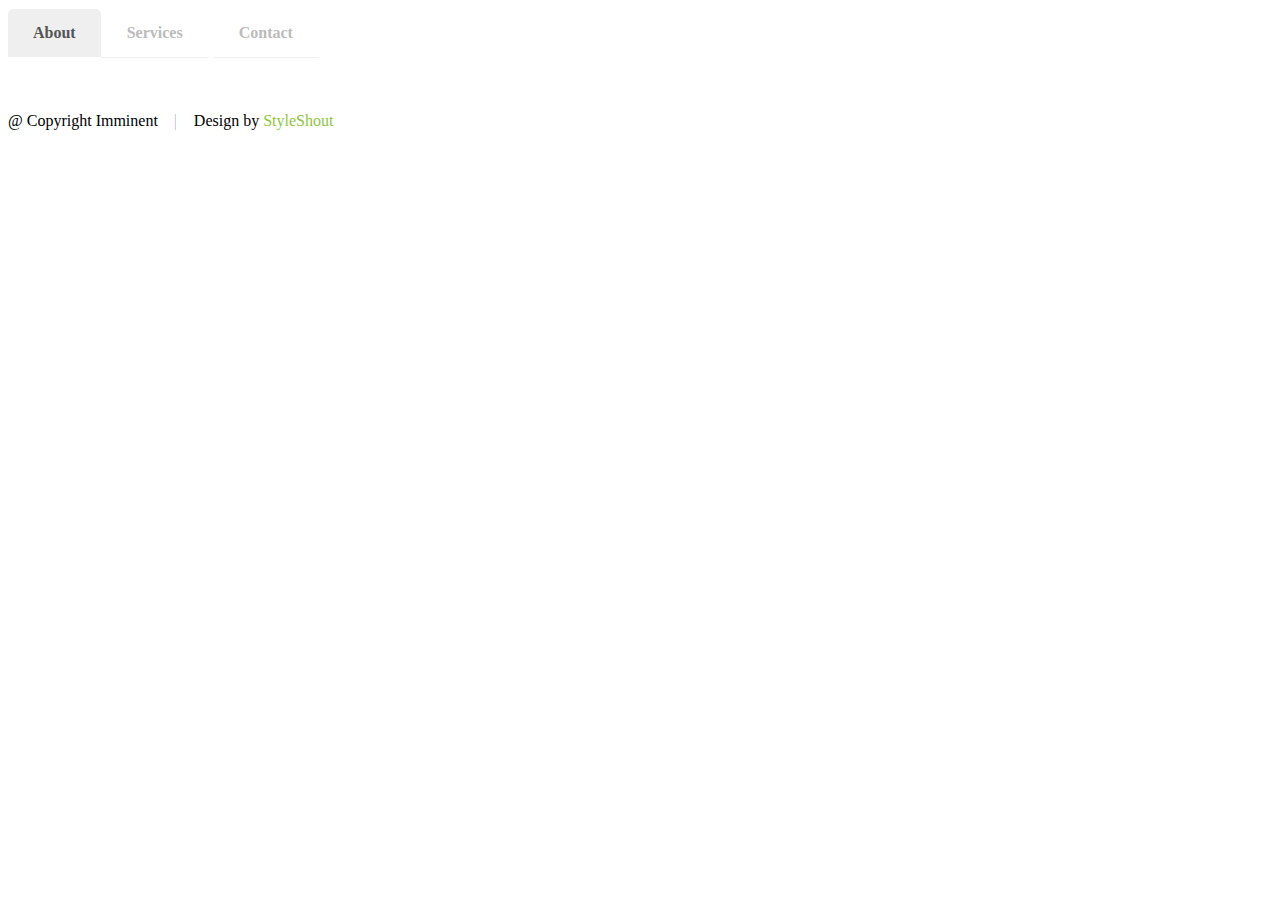
<file: html/static_frame.html>
<!DOCTYPE html>
<html lang="en">

<head>
    <meta charset="UTF-8">
    <meta name="viewport" content="width=device-width, initial-scale=1.0">
    <title>Document</title>
    <link rel="stylesheet" href="../css/tabMenu.css">
</head>

<body>
    <section class="s-info">
        <div class="info-content">
            <div class="column">
                <!-- <nav class="tab-nav">
                    <ul class="tab-nav__list">
                        <li class="active">
                            <a href="#0">
                                <span>About</span>
                            </a>
                        </li>
                        <li>
                            <a href="#0" id="tab-service">
                                <span>Services</span>
                            </a>
                        </li>
                        <li>
                            <a href="#0" id="tab-contact">
                                <span>Contact</span>
                            </a>
                        </li>
                    </ul>
                </nav> -->
                <div class="tab-btn">
                    <input id="tab1" type="radio" name="tabs" checked>
                    <label for="tab1">About</label>

                    <input id="tab2" type="radio" name="tabs">
                    <label for="tab2">Services</label>

                    <input id="tab3" type="radio" name="tabs">
                    <label for="tab3">Contact</label>



                    <section id="content1" class="tab-menu">
                        <div class="tab-content">
                            <div id="tab-about" class="tab-content__item">
                                <div class="tab-content__item-header">
                                    <div class="coulumn">
                                        <h1>
                                            Hello. We are Imminent.
                                        </h1>
                                    </div>
                                </div>

                                <div class="row">
                                    <div class="column">
                                        <p class="lead">
                                            Quidem molestiae natus ipsa ut nihil molestiae numquam tenetur. Ipsum
                                            quia
                                            sit
                                            vitae ipsam et temporibus est. Consequatur recusandae aut aut. Aut esse
                                            sed
                                            sint. Sit ipsa velit possimus est. Atque doloribus dicta sit beatae
                                            necessitatibus.
                                        </p>
                                        <p>
                                            Tempora debitis perspiciatis eum. Repudiandae et aperiam quos
                                            exercitationem
                                            enim voluptatem quam sequi temporibus. Ratione quis nihil voluptatem
                                            placeat
                                            nemo. Quibusdam delectus magni quas et architecto et repellat a nam.
                                            Quasi
                                            et
                                            voluptates libero sed vel quos in nisi. Error et quis. Impedit autem
                                            porro
                                            facilis. Aut voluptate asperiores nostrum eveniet magnam et consequatur
                                            ab
                                            accusamus. Consequatur quod ut omnis eum dicta mollitia dignissimos.
                                        </p>

                                        <div class="row">
                                            <div class="row-detail">
                                                <h4>More About Us.</h4>
                                                <p>
                                                    Sed consequatur quia delectus praesentium. Ut unde velit maiores
                                                    aut
                                                    sint quia molestiae accusamus. Nihil et quidem qui natus ut et.
                                                    Autem
                                                    error architecto. Pariatur ex repellendus. Occaecati
                                                    voluptatibus
                                                    dolorem magni molestiae dolore voluptas occaecati asperiores
                                                    nemo.
                                                    Est
                                                    fugiat fuga nesciunt ducimus quaerat et placeat natus.
                                                </p>
                                            </div>

                                            <div class="row-detail">
                                                <h4>Need Web Hosting</h4>
                                                <p>
                                                    Need a great reliable web hosting? We highly recommend <span
                                                        class="text">DreamHost</span>.
                                                    Powerful web and Wordpress hosting. Guaranteed. Starting at
                                                    $2.95
                                                    per
                                                    month.
                                                </p>
                                                <div>
                                                    <button class="btn--click">GET STARTED NOW</button>
                                                </div>
                                            </div>
                                        </div>
                                    </div>
                                </div>
                            </div>
                    </section>

                    <!-- tab-service -->
                    <section id="content2" class="tab-menu">
                        <div id="tab-service" class="tab-content__item">
                            <div class="tab-content__item-header">
                                <div class="coulumn">
                                    <h1>
                                        What we do.
                                    </h1>
                                </div>
                            </div>

                            <div class="row">
                                <div class="column">
                                    <p class="lead">
                                        Iusto et nesciunt eum enim. Eius aut reprehenderit reprehenderit quia at
                                        architecto. Nemo autem officiis occaecati sit ratione aspernatur quo
                                        qui.
                                        Blanditiis autem doloribus similique doloremque sequi.
                                    </p>
                                </div>
                            </div>

                            <div class="serivces-list">
                                <div class="services-list__item">
                                    <div class="service-list__item-content">
                                        <h4 class="item-title">
                                            Brand Identity
                                        </h4>
                                        <p>
                                            Sit ut cum molestiae. Dolore ducimus qui quasi. Fugiat consequatur
                                            sit
                                            vel
                                            illum vel et a delectus. Vel sequi vitae voluptatem perspiciatis
                                            eligendi.
                                            Voluptatibus optio natus asperiores est commodi amet quia
                                            architecto.
                                            Dolores necessitatibus et.
                                        </p>
                                    </div>
                                </div>
                            </div>

                            <div class="serivces-list">
                                <div class="services-list__item">
                                    <div class="service-list__item-content">
                                        <h4 class="item-title">
                                            Illustration
                                        </h4>
                                        <p>
                                            Sit ut cum molestiae. Dolore ducimus qui quasi. Fugiat consequatur
                                            sit
                                            vel
                                            illum vel et a delectus. Vel sequi vitae voluptatem perspiciatis
                                            eligendi.
                                            Voluptatibus optio natus asperiores est commodi amet quia
                                            architecto.
                                            Dolores necessitatibus et.
                                        </p>
                                    </div>
                                </div>
                            </div>

                            <div class="serivces-list">
                                <div class="services-list__item">
                                    <div class="service-list__item-content">
                                        <h4 class="item-title">
                                            Web Design
                                        </h4>
                                        <p>
                                            Sit ut cum molestiae. Dolore ducimus qui quasi. Fugiat consequatur
                                            sit
                                            vel
                                            illum vel et a delectus. Vel sequi vitae voluptatem perspiciatis
                                            eligendi.
                                            Voluptatibus optio natus asperiores est commodi amet quia
                                            architecto.
                                            Dolores necessitatibus et.
                                        </p>
                                    </div>
                                </div>
                            </div>

                            <div class="serivces-list">
                                <div class="services-list__item">
                                    <div class="service-list__item-content">
                                        <h4 class="item-title">
                                            Product Strategy
                                        </h4>
                                        <p>
                                            Sit ut cum molestiae. Dolore ducimus qui quasi. Fugiat consequatur
                                            sit
                                            vel
                                            illum vel et a delectus. Vel sequi vitae voluptatem perspiciatis
                                            eligendi.
                                            Voluptatibus optio natus asperiores est commodi amet quia
                                            architecto.
                                            Dolores necessitatibus et.
                                        </p>
                                    </div>
                                </div>
                            </div>

                            <div class="serivces-list">
                                <div class="services-list__item">
                                    <div class="service-list__item-content">
                                        <h4 class="item-title">
                                            UI/UX Design
                                        </h4>
                                        <p>
                                            Sit ut cum molestiae. Dolore ducimus qui quasi. Fugiat consequatur
                                            sit
                                            vel
                                            illum vel et a delectus. Vel sequi vitae voluptatem perspiciatis
                                            eligendi.
                                            Voluptatibus optio natus asperiores est commodi amet quia
                                            architecto.
                                            Dolores necessitatibus et.
                                        </p>
                                    </div>
                                </div>
                            </div>

                            <div class="serivces-list">
                                <div class="services-list__item">
                                    <div class="service-list__item-content">
                                        <h4 class="item-title">
                                            Mobile Design
                                        </h4>
                                        <p>
                                            Sit ut cum molestiae. Dolore ducimus qui quasi. Fugiat consequatur
                                            sit
                                            vel
                                            illum vel et a delectus. Vel sequi vitae voluptatem perspiciatis
                                            eligendi.
                                            Voluptatibus optio natus asperiores est commodi amet quia
                                            architecto.
                                            Dolores necessitatibus et.
                                        </p>
                                    </div>
                                </div>
                            </div>
                        </div>
                    </section>

                    <!-- tab-contact -->
                    <section id="content3" class="tab-menu">
                        <div id="tab-contact" class="tab-content__item">
                            <div class="tab-content__item-header">
                                <div class="coulumn">
                                    <h1>
                                        Get In Touch With Us.
                                    </h1>
                                </div>
                            </div>

                            <div class="row">
                                <div class="column">
                                    <p class="lead">
                                        Iusto et nesciunt eum enim. Eius aut reprehenderit reprehenderit quia at
                                        architecto. Nemo autem officiis occaecati sit ratione aspernatur quo
                                        qui.
                                        Blanditiis autem doloribus similique doloremque sequi.
                                    </p>
                                    <div class="row">
                                        <div class="latge-six">
                                            <h4>
                                                Where to Find Us
                                            </h4>
                                            <p>
                                                1600 Amphitheatre Parkway <br>
                                                Mountain View, CA <br>
                                                94043 US<br>
                                            </p>
                                        </div>
                                        <div class="latge-six">
                                            <h4>Follow Us</h4>
                                            <ul class="link-list">
                                                <li>
                                                    <a href="#0">Facebook</a>
                                                </li>
                                                <li>
                                                    <a href="#0">Twitter</a>
                                                </li>
                                                <li>
                                                    <a href="#0">Instagram</a>
                                                </li>
                                            </ul>
                                        </div>
                                    </div>
                                    <p class="tab-content__item-bottom">
                                        ddidce@gmail.com
                                        <span class="contact-number">
                                            <p>010 1234 5678</p>
                                            <p>010 9876 4321</p>
                                        </span>
                                    </p>
                                </div>
                            </div>
                    </section>
                </div>
            </div>
        </div>
        </div>
    </section>
    </main>

    <footer>
        <div class="s-copyright">
            <span>@ Copyright Imminent</span>
            <span>Design by
                <a href="https://www.styleshout.com/">StyleShout</a>
            </span>
        </div>
    </footer>
</body>

</html>
</file>
<file: css/particles.css>
body,
html {
    margin: 0;
    padding: 0;
    height: 100%;
    overflow-x: hidden;
    overflow-y: auto;
}

.intro-static {
    width: 100%;
    min-height: 100%;
    background: no-repeat;
    background-size: cover;
    background-image: url(../images/slides/slide-03.jpg);
    background-attachment: scroll;
    background-size: 100% 100%;
    border: 0;
    padding: 0;
    background-position: center;
}

.s-header {
    position: relative;
}

.header-logo>a>img {
    position: absolute;
    width: 140px;
    height: 23px;
    right: 74px;
    top: 63px;
}

.header-email {
    position: absolute;
    color: rgba(255, 255, 255, 0.4);
    transition: color;
    display: flex;
    top: 65px;
    left: 79px;
}

.header-email i {
    color: #8dc63f;
    padding-right: 8px;
}

.header-email span div {
    position: relative;
    width: 0px;
    height: 1px;
    background: #8dc63f;
    transition: width 0.3s;
}

.header-email:hover span>div {
    width: 139px;
}

.intro-content {
    margin: 0 251px 0;
    padding: 240px 0 113px;
}

@keyframes ani {
    from {
        transform: translateX(-15%);
        opacity: 0;
    }

    to {
        transform: translateX(0%);
        opacity: 1;
    }
}

.intro-content__text {
    top: -40px;
    position: relative;
    animation: ani 1s ease-in-out;
}

.intro-content__text h3::before {
    content: "";
    display: block;
    width: 73px;
    height: 1px;
    background-color: rgba(255, 255, 255, 0.15);
    position: absolute;
    top: 3px;
    right: calc(100% + 2.8rem);
    text-align: center;
}

.intro-content__text h3 {
    position: relative;
    display: inline-block;
    font-family: "Gothic A1", sans-serif;
    font-weight: 400;
    font-size: 14px;
    line-height: 14px;
    color: #8dc63f;
    letter-spacing: 0.8px;
}

.intro-content__text h1 {
    font-family: "DM Serif Display", serif;
    font-weight: 400;
    font-size: 80px;
    margin: 0;
}

.intro-content h1,
.intro-content__notify,
.counter__time .time {
    color: white;
}

.intro-content__counter-wrap h4,
.time_eng {
    color: #7f8c8d;
    font-weight: 500;
    font-family: "Gothic A1", sans-serif;
}

.intro-content__counter-wrap {
    margin-right: 80px;
}

@keyframes silde-up {
    from {
        transform: translateY(80%);
        opacity: 0;
    }

    to {
        transform: translateY(0%);
        opacity: 1;
    }
}

.intro-content-bottom {
    position: relative;
    margin-top: 0;
    display: flex;
    animation: silde-up 2.5s ease-in-out;
}

.intro-content-bottom .counter__time {
    display: inline-block;
    position: relative;
}

.time {
    font-weight: 600;
    font-size: 32px;
    font-family: "Gothic A1", sans-serif;
}

.intro-content__notify {
    position: absolute;
    right: 25%;
    top: 60px;
    letter-spacing: -1px;
    width: 300px;
    margin: 0 auto;
    background: none;
    text-align: center;
    color: #ffffff;
    padding: 0 32px;
}

.intro-content__notify>a {
    border: 1px solid #ffffff;
    padding: 20px 32px;
    width: 200px;
    height: 56px;
    position: relative;
    z-index: 1;
    border-radius: 5px;
    letter-spacing: 5px;
    font-size: 10px;
    font-weight: 600;
    -webkit-transition: all 0.4s;
    -moz-transition: all 0.4s;
    -ms-transition: all 0.4s;
    -o-transition: all 0.4s;
    transition: all 0.4s;
}

.intro-content__notify>a:after {
    content: "";
    width: 0%;
    height: 100%;
    top: 0;
    position: absolute;
    left: 0;
    transition: all 1s;
    background: #ffffff;
}

.intro-content__notify>a:hover {
    color: #333;
}

.intro-content__notify>a:hover:after {
    width: 100%;
    z-index: -1;
}



/* Services */

body {
    counter-reset: section;
}

.serivces-list h4::before {
    display: block;
    margin-bottom: 30px;
    color: #8dc63f;
    font-size: 30px;
    counter-increment: section;
    content: counter(section, decimal-leading-zero) ". ";
}

.serivces-list {
    display: inline-block;
    vertical-align: middle;
    box-sizing: inherit;

}

.serivces-list p {
    max-width: 375px;
}

.services-list__item {
    padding: 0 15px;
    margin-bottom: 24px;
}

/* Contact */

.latge-six {
    position: relative;
    display: inline-block;
    vertical-align: middle;
    width: 400px;
}

.latge-six>h4 {
    font-size: 21px;
    margin-top: 0px;
}

.latge-six .link-list {
    list-style: none;
    padding-left: 0px;
}

.latge-six .link-list li a {
    display: block;
    text-decoration: none;
    color: #000;
    font-size: 18px;
    font-weight: 200;
}

.latge-six .link-list li a:hover {
    color: #8dc63f;
    transition: all 0.1s ease-in;
}

.column .tab-content__item-bottom {
    font-size: 56px;
    margin-bottom: 40px;
}

.column .tab-content__item-bottom a {
    text-decoration: none;
    color: #8dc63f;
    border-bottom: 1px solid #efefef;
    padding-bottom: 10px;
}

.column .tab-content__item-bottom a:hover {
    border-bottom: 1px solid rgba(0, 0, 0, 0.5);
}

.contact-number a {
    margin-top: -10px;
    font-size: 20px;
    line-height: -2px;
    font-weight: 600;
    font-family: "Gothic A1", sans-serif;
}

.contact-number a:hover {
    color: #8dc63f;
    transition: all .2s ease-in-out;
    cursor: pointer;
}

.contact-number a:first-child::after {
    content: "/";
    font-weight: 400;
    margin: 0 .6rem 0 1rem;
    color: #646464;
}

@media all and (min-width:769px) and (max-width: 1200px) {
    .intro-static {
        max-width: 100%;
    }

    .intro-content__text h1 {
        font-size: 40px;
        font-family: "DM Serif Display", serif;
    }

    .time {
        font-size: 20px;
    }

    .time_eng {
        font-size: 15px;
    }

    .intro-content-bottom {
        margin: 0 auto;
    }

    .intro-content__notify {
        right: 40%;
    }

    .intro-content__notify>a {
        padding: 15px 25px;
    }
}

@media all and (max-width: 768px) {
    .intro-content__text h1 {
        font-size: 30px;
    }

    .intro-content__counter-wrap {
        display: none;
    }

    .intro-content__notify {
        position: relative;
        left: -35%;
        top: 0;
        margin: 0 auto;
    }
}
</file>
<file: css/tabMenu.css>
body,
html {
  /*가로 스크롤바 없애는 기능*/
  overflow-x: hidden;
  overflow-y: auto;
}

.second_content {
  position: relative;
  /* top: 162px; */
  left: 270px;
  box-sizing: border-box;
  padding: 80px 0;
  background-repeat: no-repeat;
  background-position: left bottom;
  background-size: 89%;
}

.second_article {
  position: relative;
}

.s-info {
  top: 162px;
  left: 272px;
}

.tab-menu {
  display: none;
  padding: 20px 0 0;
  border-top: 1px solid none;
}

input {
  display: none;
  font-size: 0px;
}

label {
  display: inline-block;
  margin: 0 0 -1px;
  padding: 15px 25px;
  font-weight: 600;
  text-align: center;
  color: #bbb;
  border: 1px solid transparent;
  border-bottom: 1px solid #efefef;
}

input {
  position: absolute;
  margin-right: -4px;
}

label:hover {
  color: #000;
  cursor: pointer;
}

/* 텝 메뉴들 CSS작업*/
input:checked+label {
  color: #555;
  border: none;
  border-top-left-radius: 5px;
  border-top-right-radius: 5px;
  background-color: #efefef;
  margin-right: -4px;
}

/* 체크부분을 바꾸기위해서 사용 */
#tab1:checked~div>#content1,
#tab2:checked~div>#content2,
#tab3:checked~div>#content3 {
  display: block;
}

.s-copyright {
  margin-top: 55px;
}

.s-copyright>span>a {
  text-decoration: none;
}

.bottom_content h1 {
  font-size: 30px;
  font-family: "DM Serif Display", serif;
  font-weight: 400;
  position: relative;
}

.column {
  width: 820px;
}

.bottom_content .lead {
  box-sizing: border-box;
  font-family: "Gothic A1", sans-serif;
  font-weight: 400;
  font-size: 26px;
  line-height: 1.846;
  margin-bottom: 3.6rem;
  color: #000000;
  width: 771px;
}

.bottom_content p {
  box-sizing: border-box;
  display: block;
  font-size: 15px;
  line-height: 32px;
  width: 680px;
}

.text {
  color: #8dc63f;
}

.bottom_content .row-detail {
  position: relative;
  display: inline-block;
  margin: 0 15px;
}

.bottom_content .row-detail p {
  width: 360px;
}

.bottom_content .row-detail:nth-child(2) {
  position: relative;
  bottom: 40px;
}

.tab-content__item-header>.coulumn>h1::after {
  content: "";
  display: block;
  width: 73px;
  height: 1px;
  background-color: #8dc63f;
  top: 10px;
  right: calc(100% + 2.8rem);
  /* right 100%에서 추가로 거리를 주기위함*/
  text-align: center;
  margin-top: 45px;
}

.s-copyright span:nth-child(1)::after {
  content: "|";
  /* | 추가하기 위해서 사용*/
  display: inline-block;
  padding: 0 0.8rem 0 1rem;
  color: rgba(0, 0, 0, 0.3);
}

.s-copyright>span>a {
  color: #8dc63f;
}

.btn-content {
  display: inline-block;
  height: 50px;
  font-size: 11px;
  letter-spacing: 5px;
  border: 1.5px solid #000;
  border-radius: 4px;
  text-align: center;
  width: 100%;
  font-family: "Gothic A1", sans-serif;
  font-weight: 400;
  padding-top: 10px;
}

.btn-content:hover {
  background-color: #fff;
  /* color: #000; */
  transition: all 0.2s ease-in;
}

@media all and (min-width: 769px) and (max-width: 1200px) {

  /* About CSS */
  .bottom_content p.lead {
    width: 550px;
  }

  .bottom_content>p {
    width: 400px;
  }

  .row-content {
    display: flex;
    /* 디스플레이 플렉스해서  가로로 정렬*/
    flex-direction: column;
    /* flex-direction: column; 으로 가로 배치된걸 세로배치로 변경 */
  }

  .row-content .row-detail {
    position: relative;
    padding-bottom: 70px;
  }

  .btn-content:hover {
    background-color: #000;
    /* 마우스 오버시 투명도 설정 */
    opacity: 0.1;
    color: #fff;
  }

  .s-copyright {
    margin-top: 0;
  }

  /* Services CSS */

  .serivces-list {
    display: block;
  }
}

@media all and (max-width: 768px) {
  .column {
    position: relative;
    left: 0;
    top: 0;
    transform: translate(-10%);
  }

  .row.intro-content__text {
    position: relative;
    left: -31%;
    /* top: 0; */
  }

  .bottom_content .lead {
    position: relative;
    width: 450px;
    left: 10%;
  }

  .bottom_content p {
    position: relative;
    width: 450px;
    left: 10%;
  }

  .row-content {
    display: flex;
    flex-direction: column;
  }

  .row-detail>h4 {
    position: relative;
    text-align: center;
    left: -20%;
    margin-top: 80px;
  }

  /* Service part */
  .serivces-list {
    display: block;
  }

  /* Contact */
  .row {
    position: relative;
    display: flex;
    flex-direction: column;
    justify-content: flex-start;
    align-items: center;
    left: 0%;
  }

  .latge-six {
    position: relative;
    left: -15%;
  }

  .latge-six>p {
    left: 0;
  }

  .column .tab-content__item-bottom {
    font-size: 30px;
  }

  .contact-number {
    position: relative;
    left: 80px;
  }
}
</file>
<file: css/slides.css>
body,
html {
    margin: 0;
    padding: 0;
    height: 100%;
}

/* 이미지 슬라이드 하기위해 사용 */
@keyframes slide {
    0% {
        background-image: url(../images/slides/slide-01.jpg);
        transition: all 5s ease-in-out;
        animation-delay: 4s;
    }

    25% {
        background-image: url(../images/slides/slide-02.jpg);
        transition: all 5s ease-in-out;
        animation-delay: 2s;
    }

    75% {
        background-image: url(../images/slides/slide-03.jpg);
        transition: all 3s step-end;
        animation-delay: 4s;
    }

    100% {
        background-image: url(../images/slides/slide-01.jpg);
        transition: all 3s step-end;
        animation-delay: 4s;
    }
}


.intro-static {
    width: 100%;
    min-height: 100%;
    background: no-repeat;
    background-size: cover;
    animation: slide 8s infinite;
    transition: opacity 3000ms ease 0s;
    background-attachment: scroll;
    background-size: 100% 100%;
    border: 0;
    padding: 0;
    background-position: center;
}



.s-header {
    position: relative;
}

.header-logo>a>img {
    position: absolute;
    width: 140px;
    height: 23px;
    right: 74px;
    top: 63px;
}

.header-email {
    position: absolute;
    color: rgba(255, 255, 255, 0.4);
    transition: color;
    display: flex;
    top: 65px;
    left: 79px;
}

.header-email i {
    color: #8dc63f;
    padding-right: 8px;
}

.header-email span div {
    position: relative;
    width: 0px;
    height: 1px;
    background: #8dc63f;
    /* width값에 트랜지션 줌 */
    transition: width 0.3s;
}

.header-email:hover span>div {
    width: 139px;
}

.intro-content {
    margin: 0 251px 0;
    padding: 240px 0 113px;
}

/* 텍스트  이동시키기위해 애니메이션 사용*/
@keyframes ani {
    from {
        transform: translateX(-15%);
        opacity: 0;
    }

    to {
        transform: translateX(0%);
        opacity: 1;
    }
}

.intro-content__text {
    top: -40px;
    position: relative;
    animation: ani 1s ease-in-out;
}

.intro-content__text h3::before {
    content: "";
    display: block;
    width: 73px;
    height: 1px;
    background-color: rgba(255, 255, 255, 0.15);
    position: absolute;
    top: 3px;
    right: calc(100% + 2.8rem);
    text-align: center;
}

.intro-content__text h3 {
    position: relative;
    display: inline-block;
    font-family: "Gothic A1", sans-serif;
    font-weight: 400;
    font-size: 14px;
    line-height: 14px;
    color: #8dc63f;
    letter-spacing: 0.8px;
}

.intro-content__text h1 {
    font-family: "DM Serif Display", serif;
    font-weight: 400;
    font-size: 80px;
    margin: 0;
}

.intro-content h1,
.intro-content__notify,
.counter__time .time {
    color: white;
}

.intro-content__counter-wrap h4,
.time_eng {
    color: #7f8c8d;
    font-weight: 500;
    font-family: "Gothic A1", sans-serif;
}

.intro-content__counter-wrap {
    margin-right: 80px;
}

/* 날짜부분과 박스부분 아래에서 위로 올라오게하는 부분 */
@keyframes silde-up {
    from {
        /* 아래에서 위로 올라오게끔 설정 */
        transform: translateY(80%);
        opacity: 0;
    }

    to {
        transform: translateY(0%);
        opacity: 1;
    }
}

.intro-content-bottom {
    position: relative;
    margin-top: 0;
    display: flex;
    animation: silde-up 2.5s ease-in-out;
}

.intro-content-bottom .counter__time {
    display: inline-block;
    position: relative;
}

.time {
    font-weight: 600;
    font-size: 32px;
    font-family: "Gothic A1", sans-serif;
}

.intro-content__notify {
    position: absolute;
    right: 25%;
    top: 60px;
    letter-spacing: -1px;
    width: 300px;
    margin: 0 auto;
    background: none;
    text-align: center;
    color: #ffffff;
    padding: 0 32px;
}

.intro-content__notify>a {
    border: 1px solid #ffffff;
    padding: 20px 32px;
    width: 200px;
    height: 56px;
    position: relative;
    z-index: 1;
    border-radius: 5px;
    letter-spacing: 5px;
    font-size: 10px;
    font-weight: 500;
    -webkit-transition: all 0.4s;
    -moz-transition: all 0.4s;
    -ms-transition: all 0.4s;
    -o-transition: all 0.4s;
    transition: all 0.4s;
}

.intro-content__notify>a:after {
    content: "";
    width: 0%;
    height: 100%;
    top: 0;
    position: absolute;
    left: 0;
    transition: all 1s;
    background: #ffffff;
}

.intro-content__notify>a:hover {
    color: #333;
}

.intro-content__notify>a:hover:after {
    width: 100%;
    z-index: -1;
}



/* Services */

body {
    counter-reset: section;
}

.serivces-list h4::before {
    display: block;
    margin-bottom: 30px;
    color: #8dc63f;
    font-size: 30px;
    counter-increment: section;
    content: counter(section, decimal-leading-zero) ". ";
}

.serivces-list {
    display: inline-block;
    vertical-align: middle;
    box-sizing: inherit;

}

.serivces-list p {
    max-width: 375px;
}

.services-list__item {
    padding: 0 15px;
    margin-bottom: 24px;
}

/* Contact */

.latge-six {
    position: relative;
    display: inline-block;
    vertical-align: middle;
    width: 400px;
}

.latge-six>h4 {
    font-size: 21px;
    margin-top: 0px;
}

.latge-six .link-list {
    list-style: none;
    padding-left: 0px;
}

.latge-six .link-list li a {
    display: block;
    text-decoration: none;
    color: #000;
    font-size: 18px;
    font-weight: 200;
}

.latge-six .link-list li a:hover {
    color: #8dc63f;
    transition: all 0.1s ease-in;
}

.column .tab-content__item-bottom {
    font-size: 56px;
    margin-bottom: 40px;
}

.column .tab-content__item-bottom a {
    text-decoration: none;
    color: #8dc63f;
    border-bottom: 1px solid #efefef;
    padding-bottom: 10px;
}

.column .tab-content__item-bottom a:hover {
    border-bottom: 1px solid rgba(0, 0, 0, 0.5);
}

.contact-number a {
    margin-top: -10px;
    font-size: 20px;
    line-height: -2px;
    font-weight: 600;
    font-family: "Gothic A1", sans-serif;
}

.contact-number a:hover {
    color: #8dc63f;
    transition: all .2s ease-in-out;
    cursor: pointer;
}

.contact-number a:first-child::after {
    content: "/";
    font-weight: 400;
    margin: 0 .6rem 0 1rem;
    color: #646464;
}

@media all and (min-width:769px) and (max-width: 1200px) {
    .intro-static {
        max-width: 100%;
    }

    .intro-content__text h1 {
        font-size: 40px;
        font-family: "DM Serif Display", serif;
    }

    .time {
        font-size: 20px;
    }

    .time_eng {
        font-size: 15px;
    }

    .intro-content-bottom {
        margin: 0 auto;
    }

    .intro-content__notify {
        right: 40%;
    }

    .intro-content__notify>a {
        padding: 15px 25px;
    }
}

@media all and (max-width: 768px) {
    .intro-content__text h1 {
        font-size: 30px;
    }

    .intro-content__counter-wrap {
        display: none;
    }

    .intro-content__notify {
        position: relative;
        left: -35%;
        top: 0;
        margin: 0 auto;
    }
}
</file>
<file: css/static.css>
body,
html {
  margin: 0;
  padding: 0;
  height: 100%;
  /* width: 100%; */
  /* overflow-x: hidden;
  overflow-y: auto; */
}

.intro-static {
  max-width: 100%;
  min-height: 100%;
  background-repeat: no-repeat;
  background-image: url(../images/bg-static.jpg);
  /* background-attachment: scroll; */
  background-size: 100% 100%;
  border: 0;
  padding: 0;
  background-position: center;
}

.s-header {
  position: relative;
}

.header-logo>a>img {
  position: absolute;
  width: 140px;
  height: 23px;
  right: 74px;
  top: 63px;
}

.header-email {
  position: absolute;
  color: rgba(255, 255, 255, 0.4);
  transition: color;
  display: flex;
  top: 65px;
  left: 79px;
}

.header-email i {
  color: #8dc63f;
  padding-right: 8px;
}

.header-email span div {
  position: relative;
  width: 0px;
  height: 1px;
  background: #8dc63f;
  transition: width 0.3s;
}

.header-email:hover span>div {
  width: 139px;
}

.intro-content {
  margin: 0 251px 0;
  padding: 240px 0 113px;
}

@keyframes ani {
  from {
    transform: translateX(-15%);
    opacity: 0;
  }

  to {
    transform: translateX(0%);
    opacity: 1;
  }
}

.intro-content__text {
  top: -40px;
  position: relative;
  animation: ani 1s ease-in-out;
}

.intro-content__text h3::before {
  content: "";
  display: block;
  width: 73px;
  height: 1px;
  background-color: rgba(255, 255, 255, 0.15);
  position: absolute;
  top: 3px;
  right: calc(100% + 2.8rem);
  text-align: center;
}

.intro-content__text h3 {
  position: relative;
  display: inline-block;
  font-family: "Gothic A1", sans-serif;
  font-weight: 400;
  font-size: 14px;
  line-height: 14px;
  color: #8dc63f;
  letter-spacing: 0.8px;
}

.intro-content__text h1 {
  font-family: "DM Serif Display", serif;
  font-weight: 400;
  font-size: 80px;
  margin: 0;
}

.intro-content h1,
.intro-content__notify,
.counter__time .time {
  color: white;
}

.intro-content__counter-wrap h4,
.time_eng {
  color: #7f8c8d;
  font-weight: 500;
  font-family: "Gothic A1", sans-serif;
}

.intro-content__counter-wrap {
  margin-right: 80px;
}

@keyframes silde-up {
  from {
    transform: translateY(80%);
    opacity: 0;
  }

  to {
    transform: translateY(0%);
    opacity: 1;
  }
}

.intro-content-bottom {
  position: relative;
  margin-top: 0;
  display: flex;
  animation: silde-up 2.5s ease-in-out;
}

.intro-content-bottom .counter__time {
  display: inline-block;
  position: relative;
}

.time {
  font-weight: 600;
  font-size: 32px;
  font-family: "Gothic A1", sans-serif;
}

.intro-content__notify {
  position: absolute;
  right: 25%;
  top: 60px;
  letter-spacing: -1px;
  width: 300px;
  margin: 0 auto;
  background: none;
  text-align: center;
  color: #ffffff;
  padding: 0 32px;
}

.intro-content__notify>a {
  border: 1px solid #ffffff;
  padding: 20px 32px;
  width: 200px;
  height: 56px;
  position: relative;
  z-index: 1;
  border-radius: 5px;
  letter-spacing: 5px;
  font-size: 10px;
  font-weight: 600;
  -webkit-transition: all 0.4s;
  -moz-transition: all 0.4s;
  -ms-transition: all 0.4s;
  -o-transition: all 0.4s;
  transition: all 0.4s;
}

.intro-content__notify>a:after {
  content: "";
  width: 0%;
  height: 100%;
  top: 0;
  position: absolute;
  left: 0;
  transition: all 1s;
  background: #ffffff;
}

.intro-content__notify>a:hover {
  color: #333;
}

.intro-content__notify>a:hover:after {
  width: 100%;
  z-index: -1;
}



/* Services */

body {
  counter-reset: section;
}

.serivces-list h4::before {
  display: block;
  margin-bottom: 30px;
  color: #8dc63f;
  font-size: 30px;
  counter-increment: section;
  content: counter(section, decimal-leading-zero) ". ";
}

.serivces-list {
  display: inline-block;
  vertical-align: middle;
  box-sizing: inherit;

}

.serivces-list p {
  max-width: 375px;
}

.services-list__item {
  padding: 0 15px;
  margin-bottom: 24px;
}

/* Contact */

.latge-six {
  position: relative;
  display: inline-block;
  vertical-align: middle;
  width: 400px;
}

.latge-six>h4 {
  font-size: 21px;
  margin-top: 0px;
}

.latge-six .link-list {
  list-style: none;
  padding-left: 0px;
}

.latge-six .link-list li a {
  display: block;
  text-decoration: none;
  color: #000;
  font-size: 18px;
  font-weight: 200;
}

.latge-six .link-list li a:hover {
  color: #8dc63f;
  transition: all 0.1s ease-in;
}

.column .tab-content__item-bottom {
  font-size: 56px;
  margin-bottom: 40px;
}

.column .tab-content__item-bottom a {
  text-decoration: none;
  color: #8dc63f;
  border-bottom: 1px solid #efefef;
  padding-bottom: 10px;
}

.column .tab-content__item-bottom a:hover {
  border-bottom: 1px solid rgba(0, 0, 0, 0.5);
}

.contact-number a {
  margin-top: -10px;
  font-size: 20px;
  line-height: -2px;
  font-weight: 600;
  font-family: "Gothic A1", sans-serif;
}

.contact-number a:hover {
  color: #8dc63f;
  transition: all .2s ease-in-out;
  cursor: pointer;
}

.contact-number a:first-child::after {
  content: "/";
  font-weight: 400;
  margin: 0 .6rem 0 1rem;
  color: #646464;
}


@media all and (min-width:769px) and (max-width: 1200px) {
  .intro-static {
    max-width: 100%;
  }

  .intro-content__text h1 {
    font-size: 40px;
    font-family: "DM Serif Display", serif;
  }

  .time {
    font-size: 20px;
  }

  .time_eng {
    font-size: 15px;
  }

  .intro-content-bottom {
    margin: 0 auto;
  }

  .intro-content__notify {
    right: 40%;
  }

  .intro-content__notify>a {
    padding: 15px 25px;
  }
}

@media all and (max-width: 768px) {
  .intro-content__text h1 {
    font-size: 30px;
  }

  .intro-content__counter-wrap {
    display: none;
  }

  .intro-content__notify {
    position: relative;
    left: -35%;
    top: 0;
    margin: 0 auto;
  }
}
</file>
<file: css/index.css>
@import "reset.css";
/* @import "tabMenu.css";
@import "static.css"; */
@import url("https://fonts.googleapis.com/css?family=DM+Serif+Display:400,400i|Gothic+A1:300,400,500,600,700,800&display=swap");

/* Desktop Device */
body {
    background: #121212;
}

.row {
    margin: 0 auto;
}

.column {
    margin: 0 auto;
}

header {
    text-align: center;
    padding: 4.3rem 0 0;
    margin-bottom: 2.5rem;
    position: relative;
}

header::after {
    content: "";
    width: 150px;
    height: 1px;
    background: rgba(255, 255, 255, 0.1);
    position: absolute;
    bottom: 0;
    left: 50%;
    transform: translateX(-50%);
}

header h1 {
    font-size: 52px;
    line-height: 1.385;
    margin-bottom: 2.4rem;
    color: #ffffff;
}

header h1 span {
    color: #8dc63f;
}


h1 {
    font-family: "DM Serif Display", serif;
    font-weight: 400;
}


p.lead {
    box-sizing: border-box;
    font-family: "Gothic A1", sans-serif;
    font-weight: 400;
    font-size: 22px;
    line-height: 1.8;
    color: #646464;
    max-width: 768px;
    text-align: center;
    padding-bottom: 30px;
    margin: 0 auto;
}

.bloack-tab-full {
    display: flex;
    justify-content: center;
    align-items: flex-start;
    padding: 15px;

}

.column-entry {
    position: relative;
    padding: 0 15px;
    cursor: pointer;
}

.column-entry a {
    display: inline-block;
    width: 100%;
    height: auto;
}


.column-entry:hover a {
    background: rgba(0, 0, 0, 0.8);
}

.column-entry:hover img {
    transition: all 0.2s linear;
    opacity: 0.2;
}

.column-entry>i {
    display: none;
}

.column-entry:hover i {
    display: block;
    position: absolute;
    color: white;
    left: 50%;
    top: 35%;
    transform: translateX(-50%);
    transition: all .2s linear;
}

.entry__title {

    color: #ffffff;
    text-align: center;
    padding-top: 28px;
    font-size: 20px;
    font-weight: 600;
}




@media all and (min-width:769px) and (max-width: 1200px) {

    p.lead {
        position: relative;
        width: 700px;
        text-align: center;
        margin: 0 auto;
        font-size: 15px;
    }

    /* img part */
    .bloack-tab-full {
        position: relative;
        display: flex;
        flex-direction: column;
        align-items: center;
    }

    .bloack-tab-full .column-entry a img {
        width: 700px !important;
        height: 400px !important;
    }

    .entry__title {
        font-size: 30px;
        margin: 0px;
        display: flex;
        padding: 20px 0 30px 0;
        margin-bottom: 40px;
        justify-content: center;
        align-items: center;
    }
}

@media all and (max-width: 768px) {

    h1 {
        padding-bottom: 30px;
    }

    p.lead {
        display: none;
    }

    .bloack-tab-full {
        position: relative;
        display: flex;
        flex-direction: column;
        align-items: center;
    }

    .column-entry {
        margin-bottom: 30px;
    }

}
</file>
